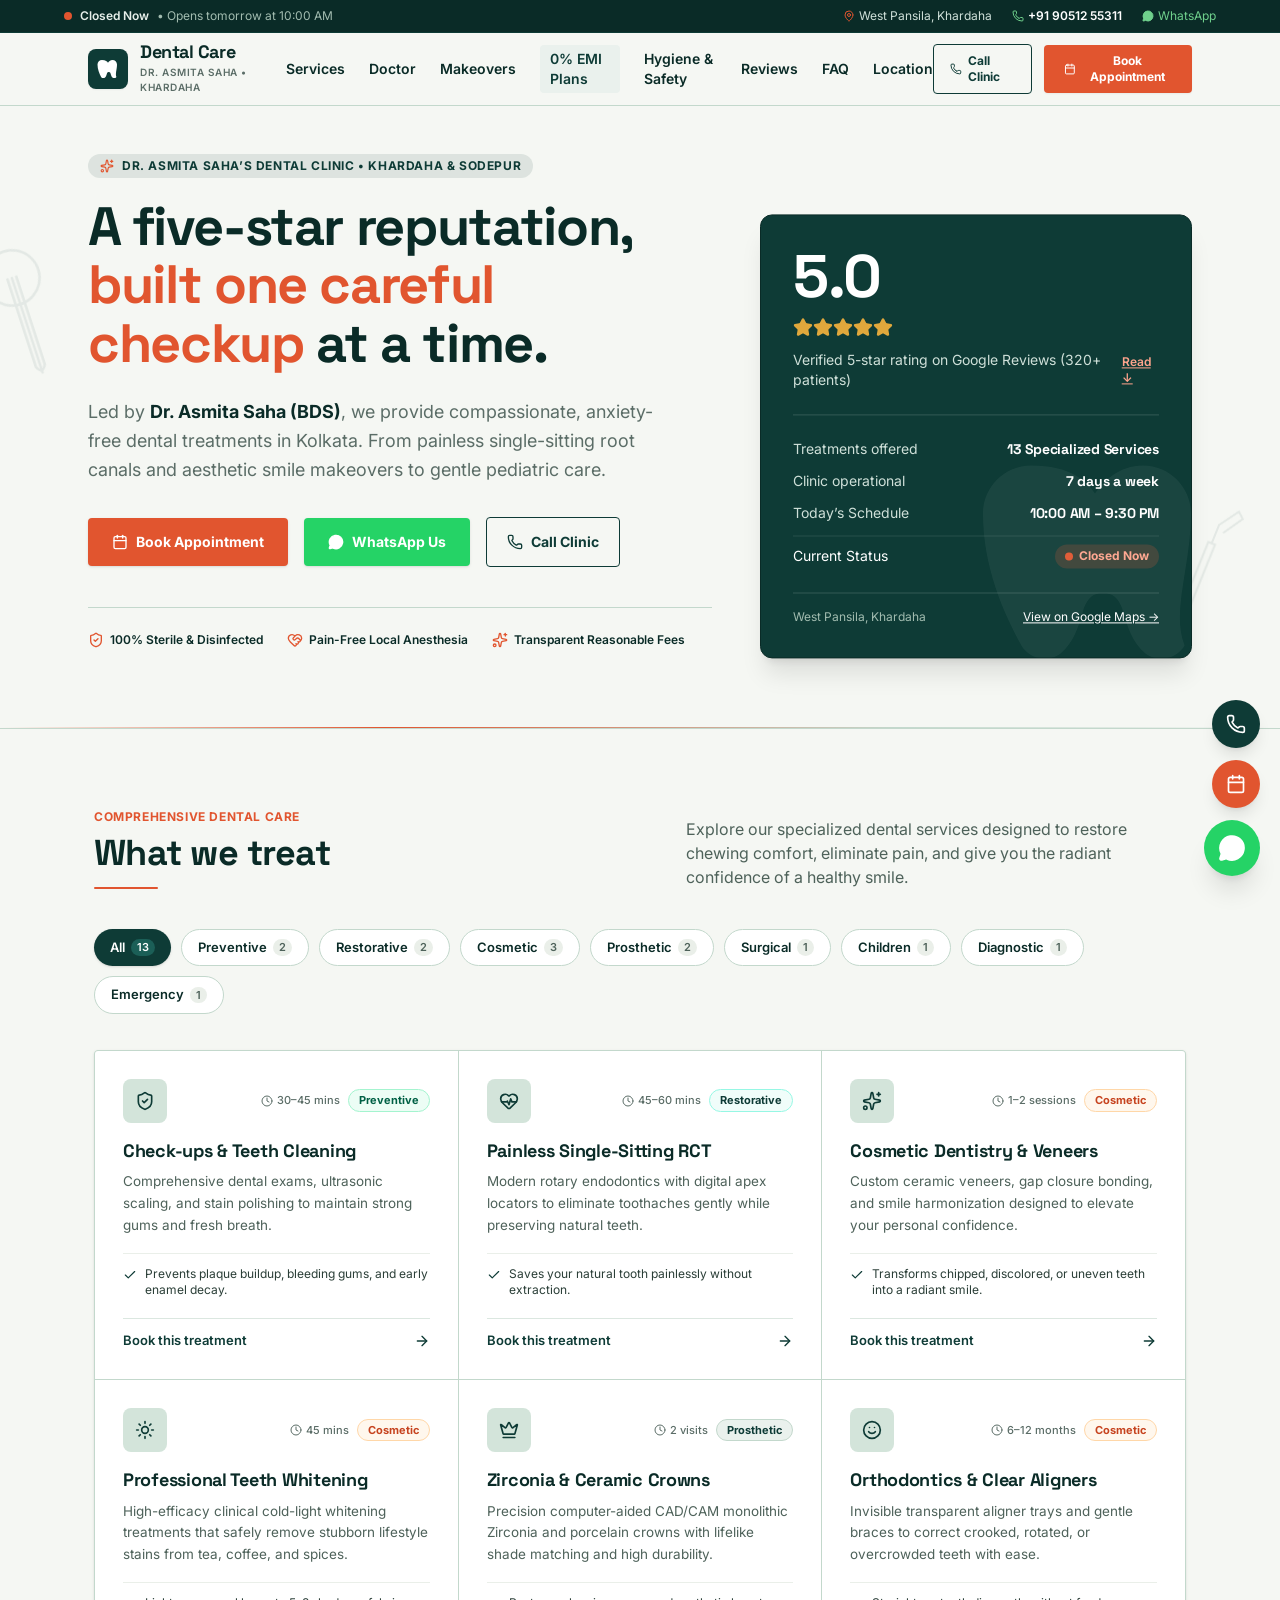
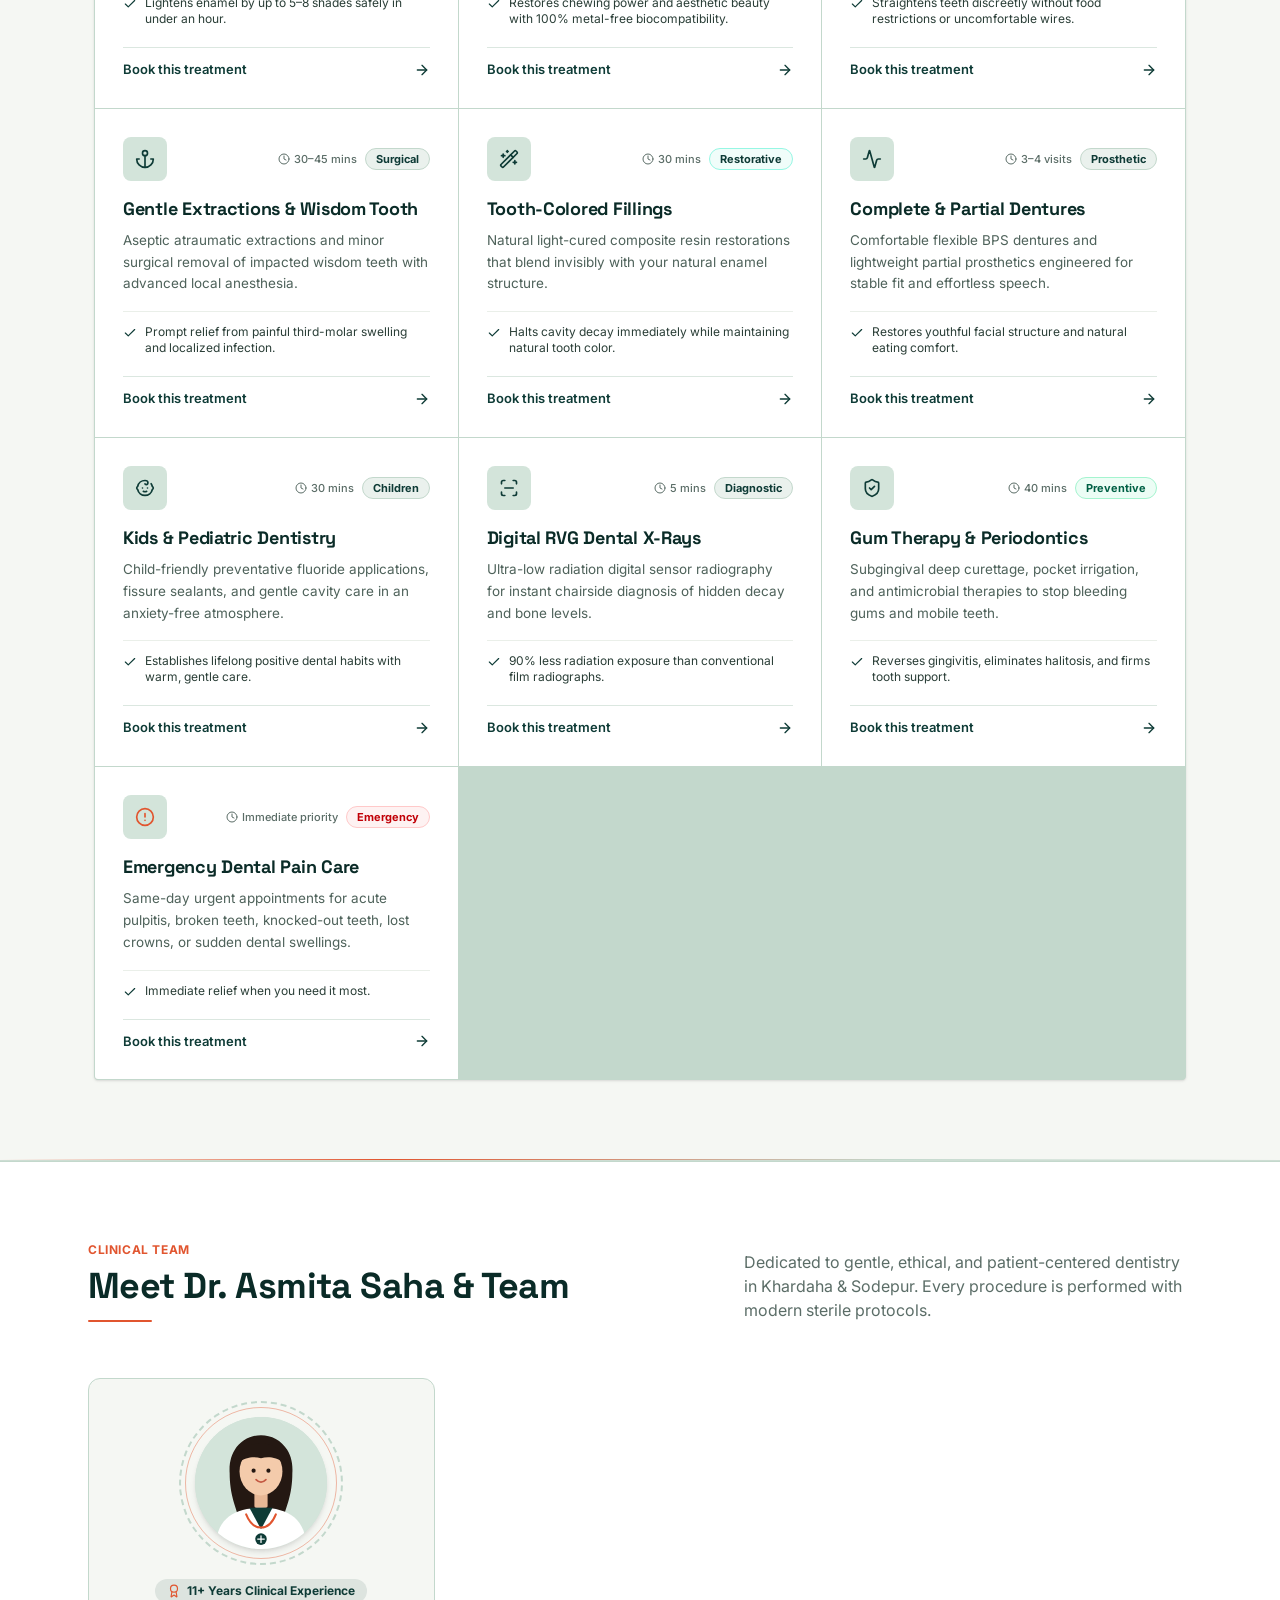
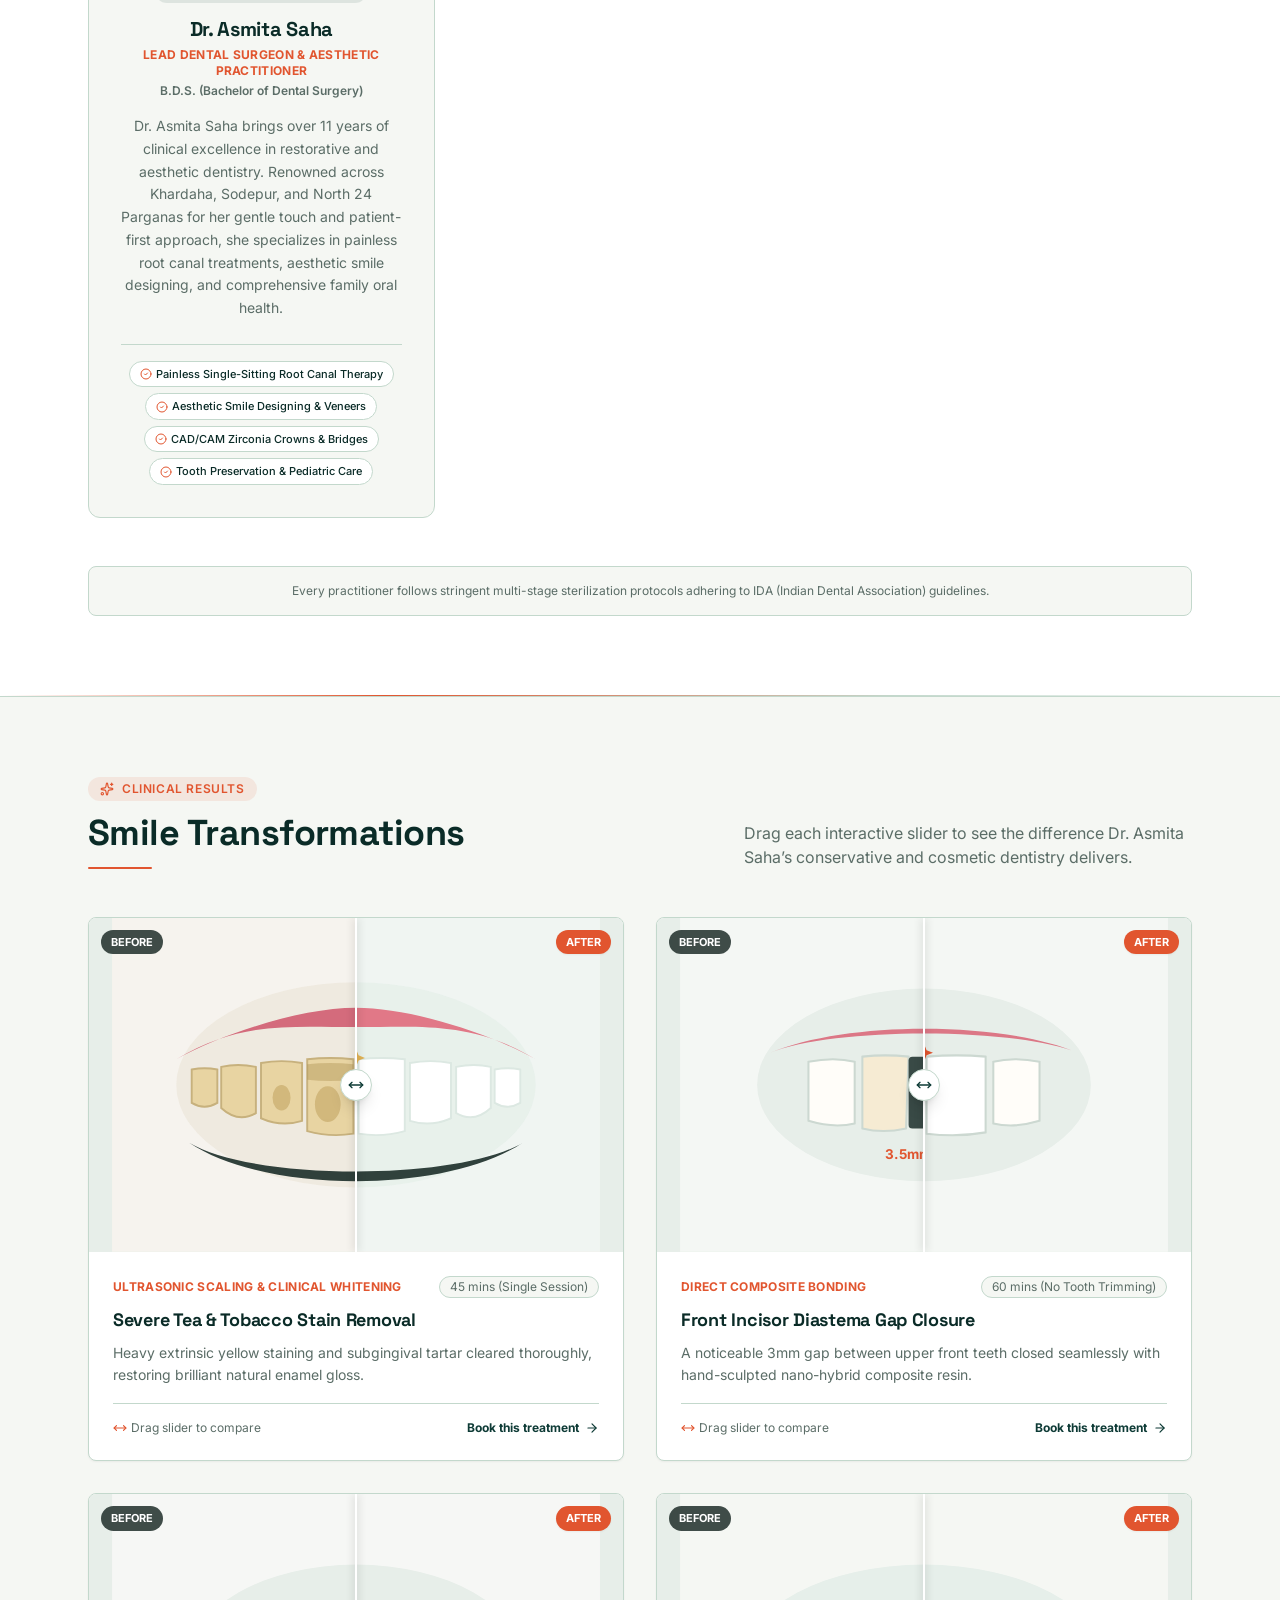
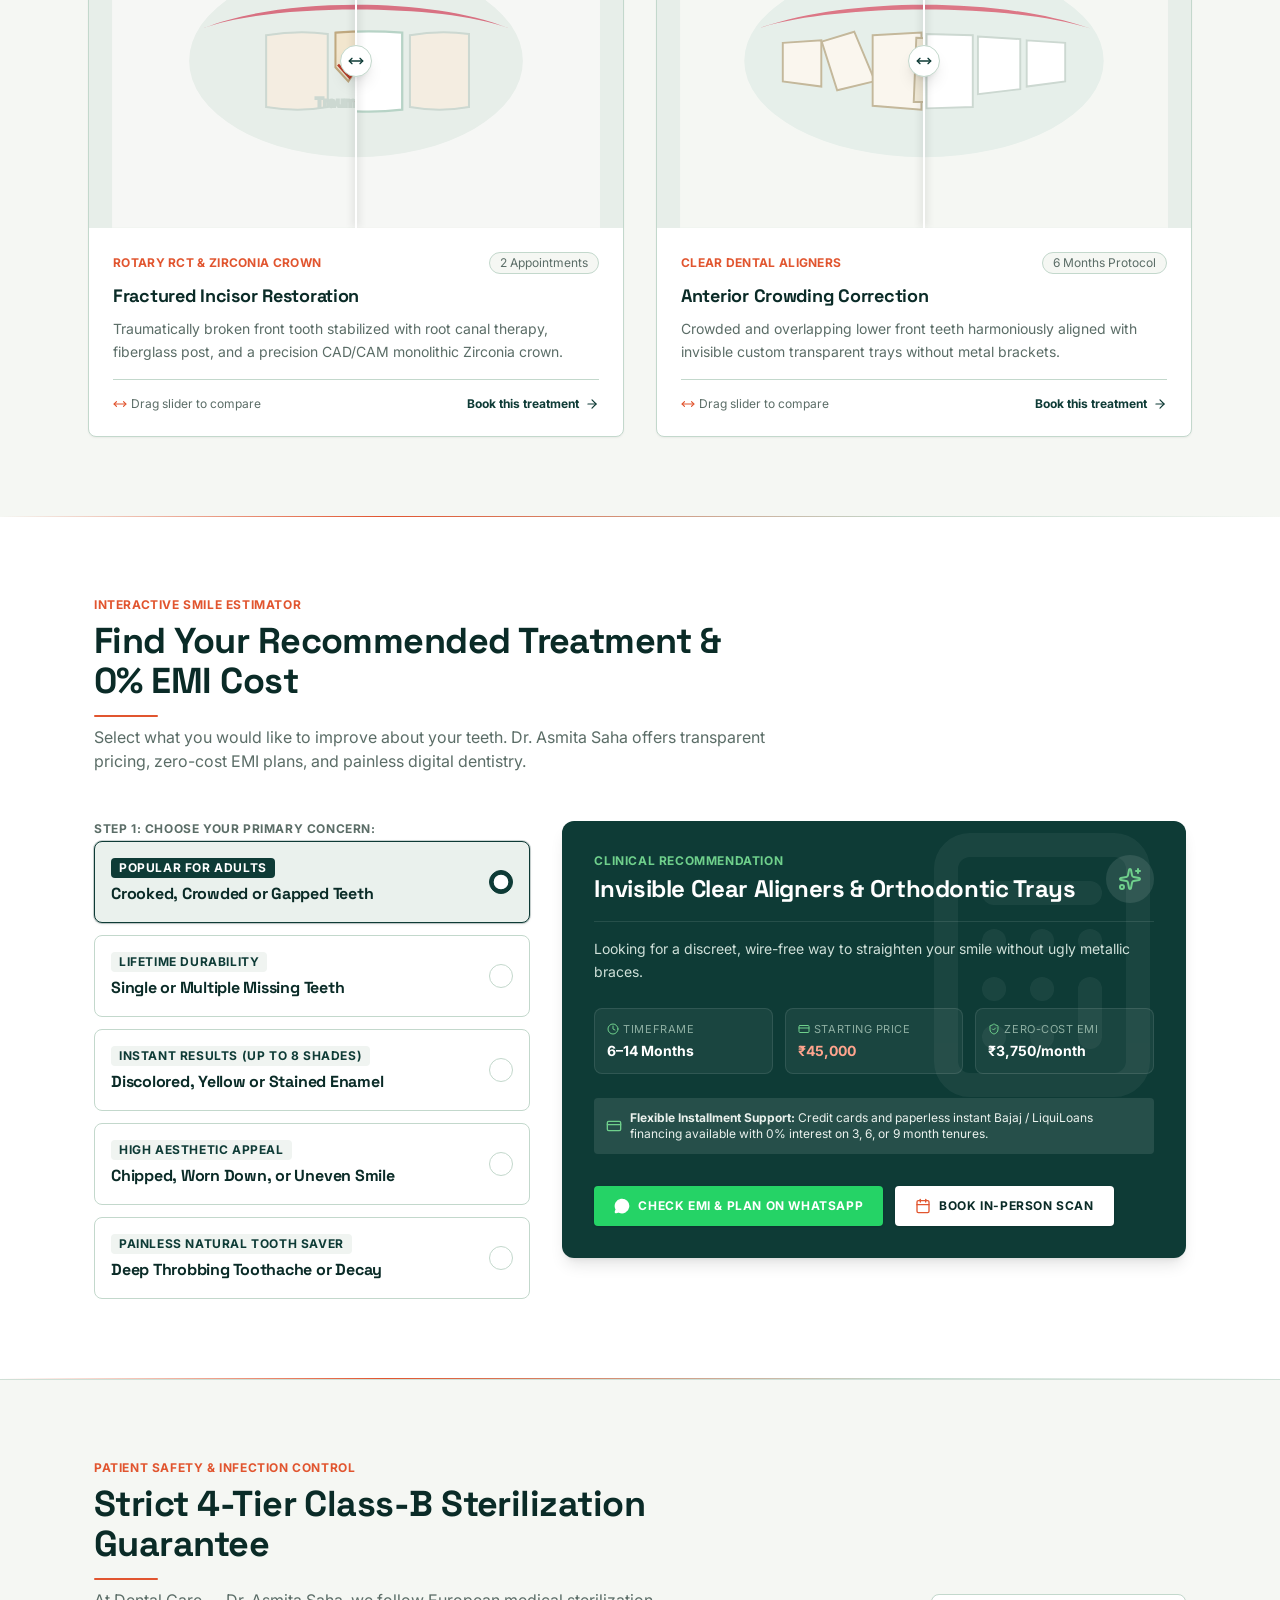
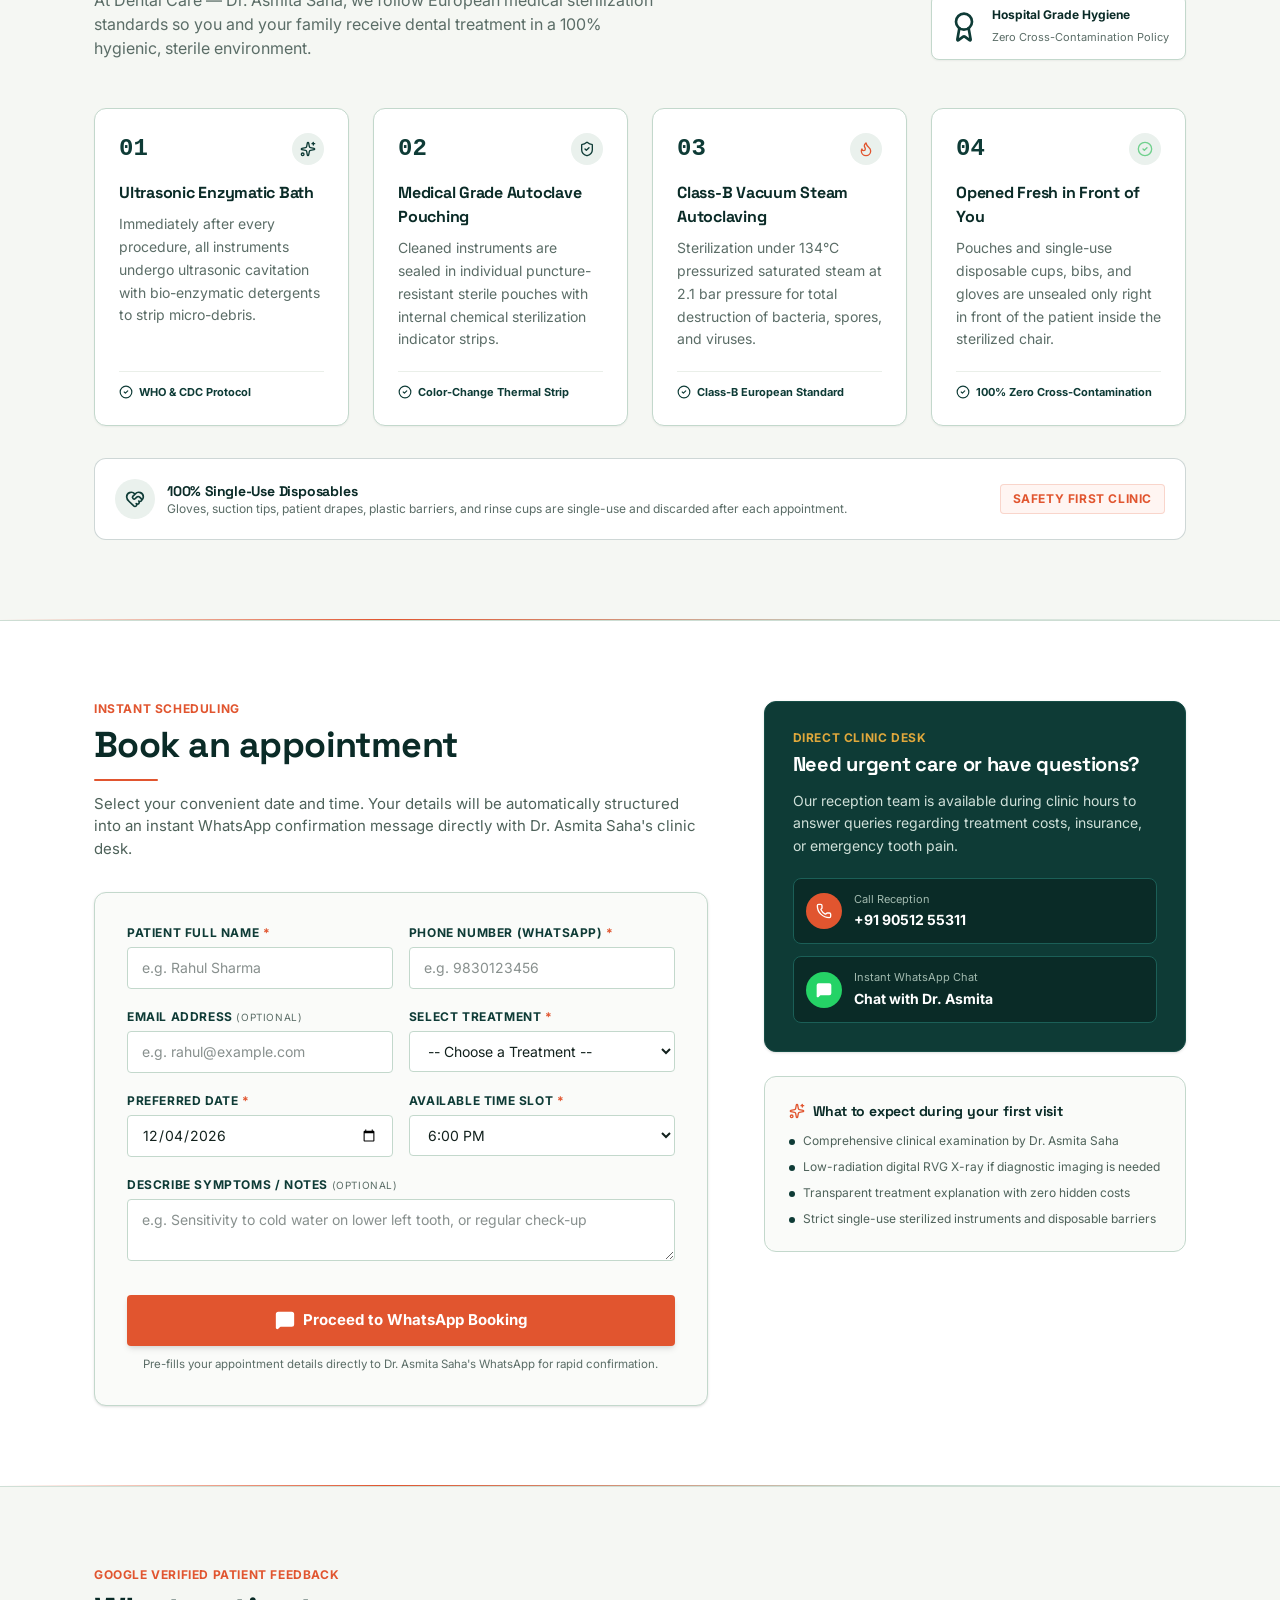
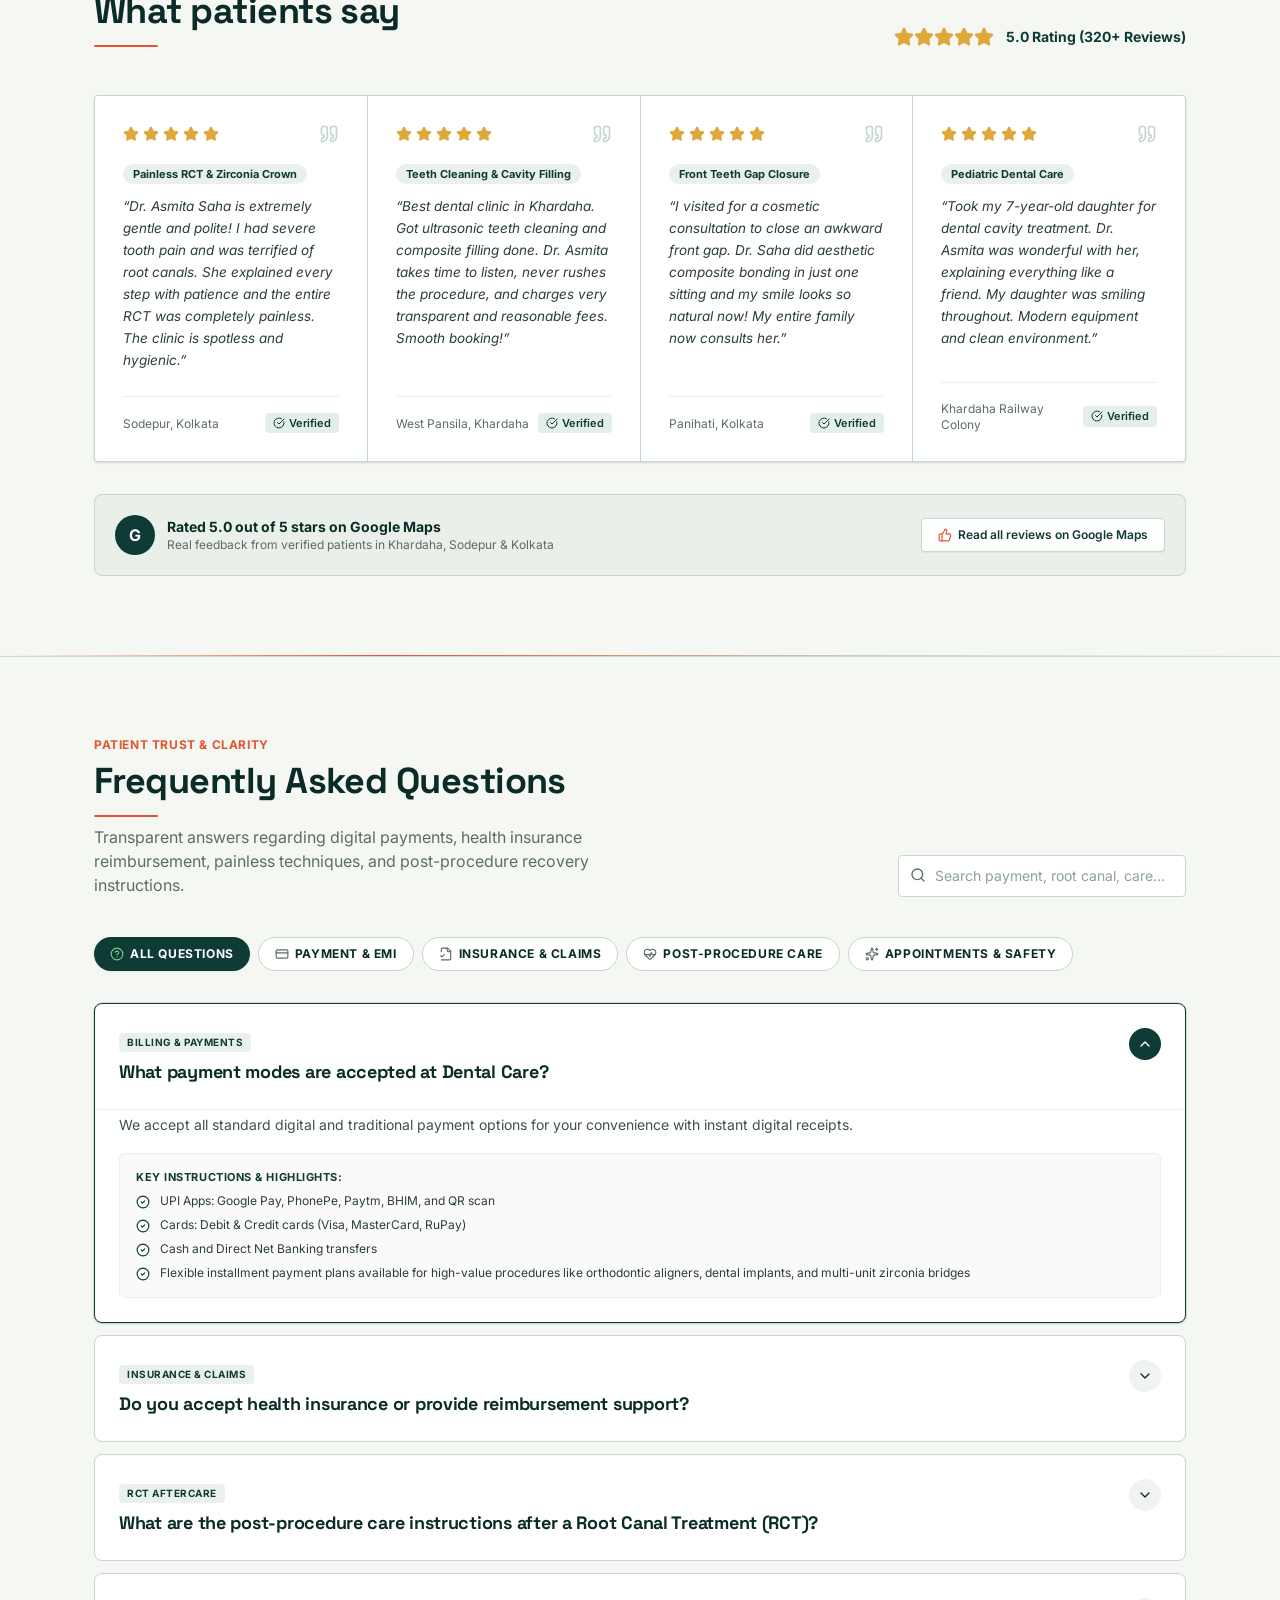
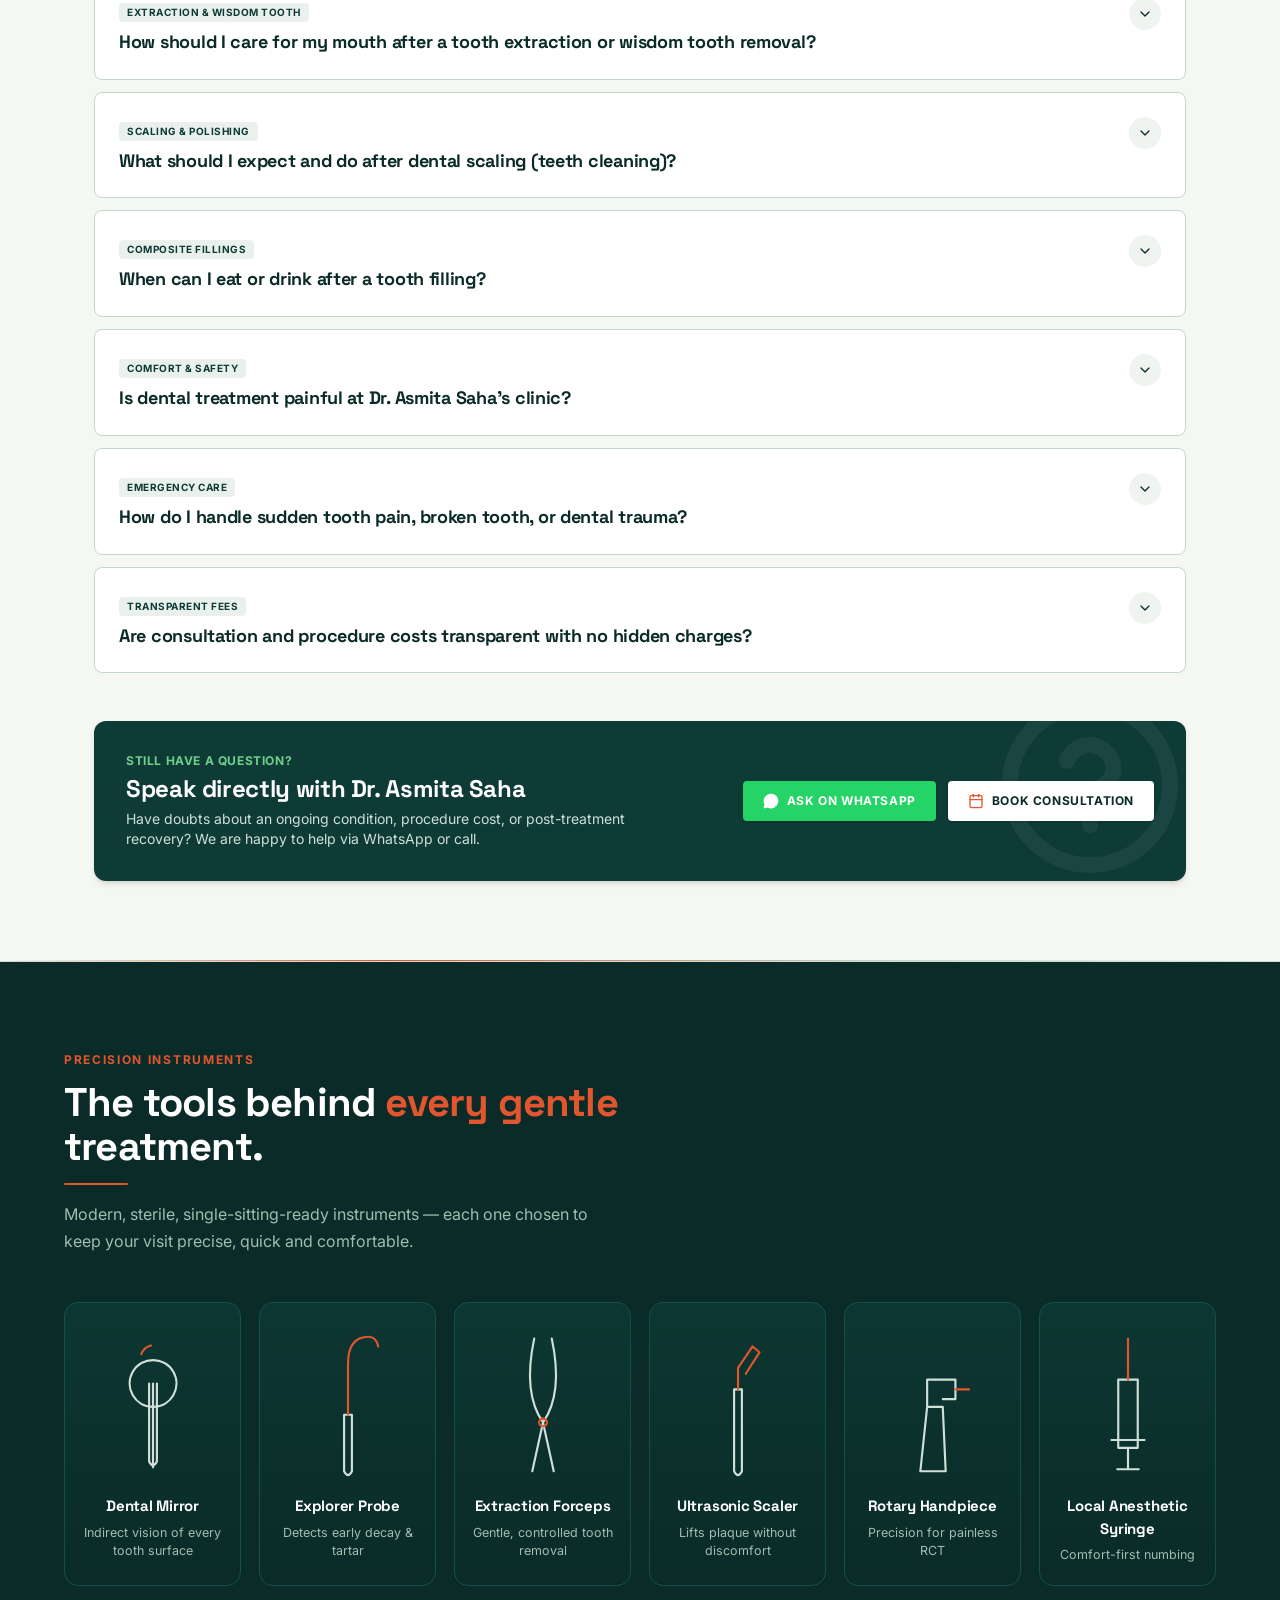
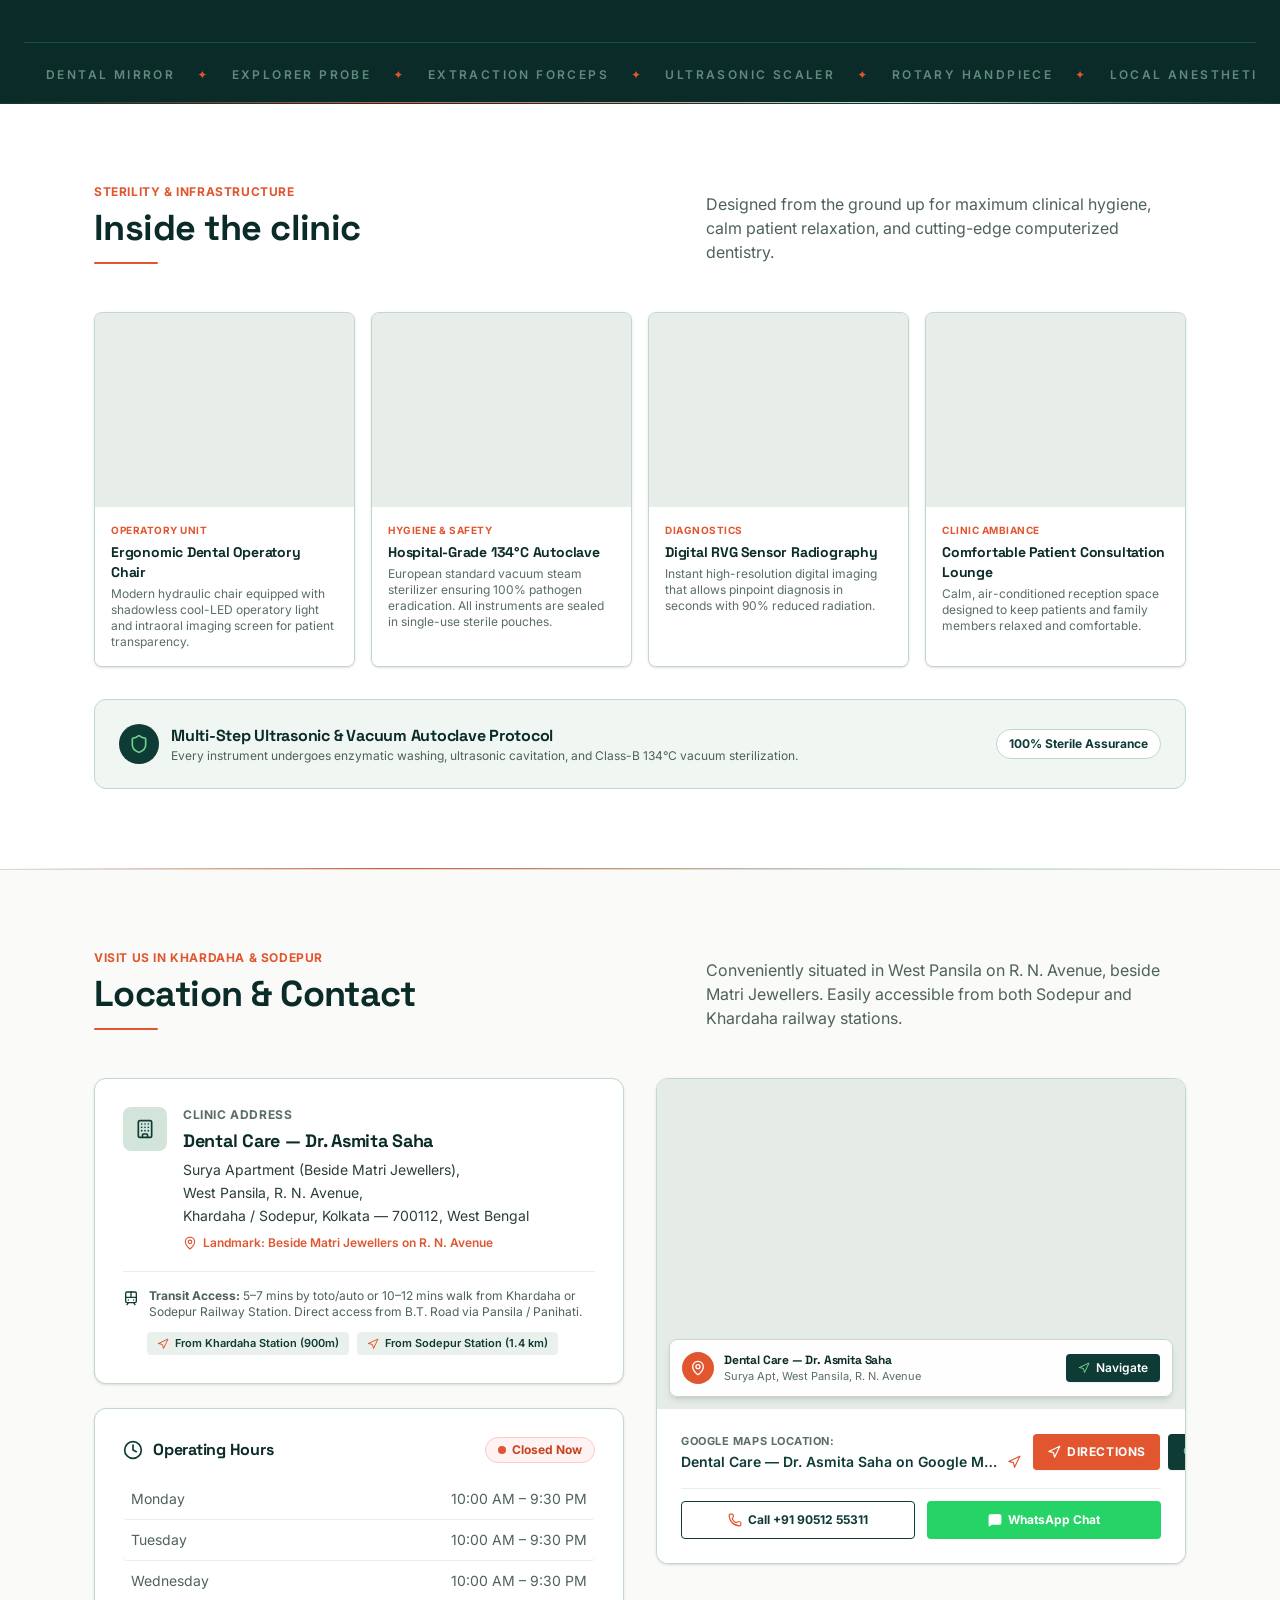
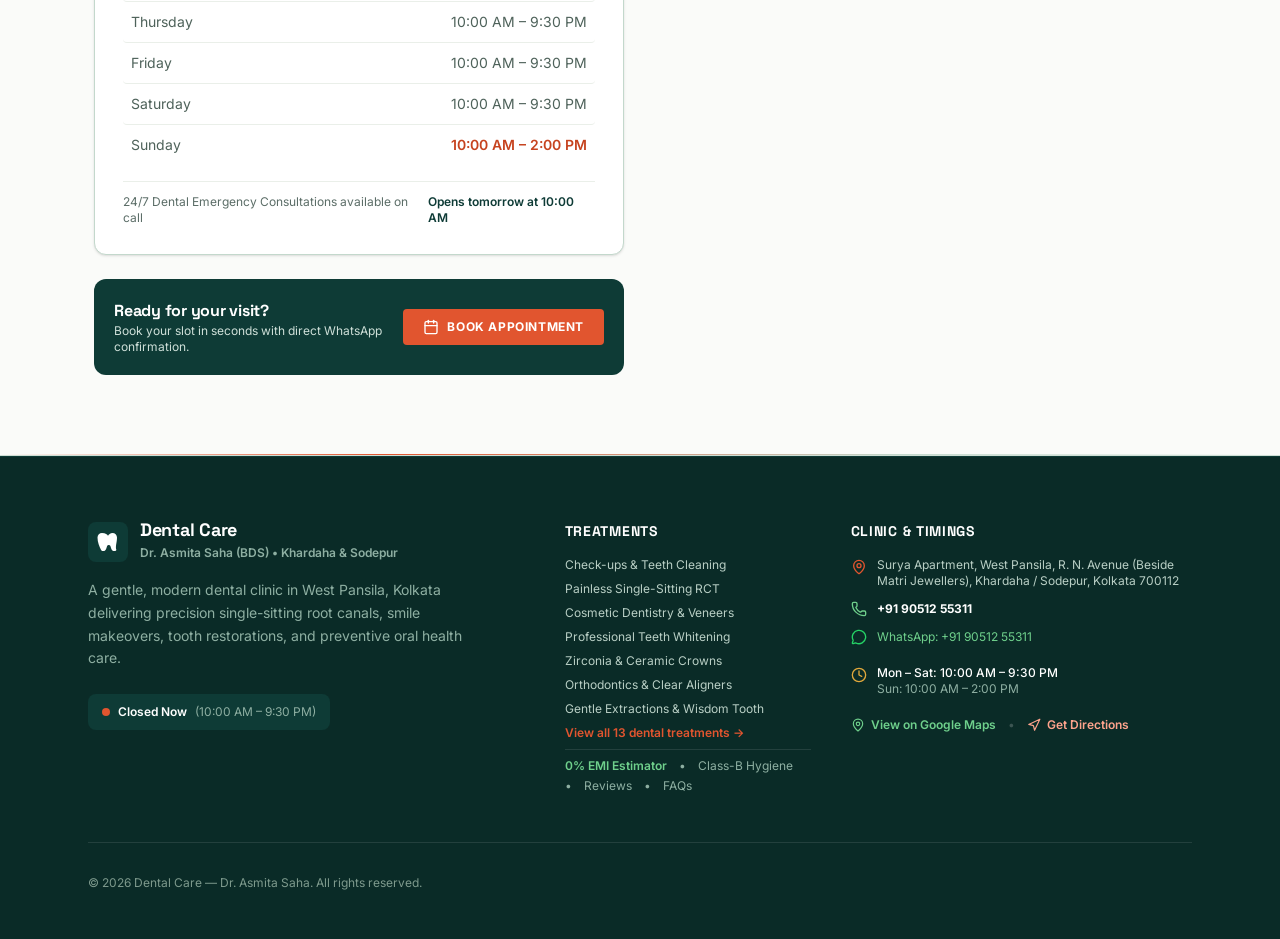
<file: index.html>
<!doctype html>
<html lang="en">
  <head>
    <meta charset="UTF-8" />
    <meta name="viewport" content="width=device-width, initial-scale=1.0" />
    <title>Dental Care — Dr. Asmita Saha | Khardaha &amp; Sodepur, Kolkata</title>
    <meta name="description" content="5.0-star dental clinic in Khardaha and Sodepur, Kolkata led by Dr. Asmita Saha. Painless root canals, cosmetic smile transformations, scaling, pediatric care, and direct WhatsApp booking." />
    <meta property="og:title" content="Dental Care — Dr. Asmita Saha | Khardaha &amp; Sodepur, Kolkata" />
    <meta property="og:description" content="5.0-star dental clinic in Khardaha &amp; Sodepur, Kolkata led by Dr. Asmita Saha. Painless treatments, cosmetic smile makeovers, and instant WhatsApp booking." />
    <meta property="og:type" content="website" />
    <meta name="twitter:card" content="summary_large_image" />
    <link rel="preconnect" href="https://fonts.googleapis.com">
    <link rel="preconnect" href="https://fonts.gstatic.com" crossorigin>
    <link href="https://fonts.googleapis.com/css2?family=Inter:wght@400;500;600;700&family=Space+Grotesk:wght@500;600;700&display=swap" rel="stylesheet">
    <link rel="icon" type="image/svg+xml" href="data:image/svg+xml,<svg xmlns='http://www.w3.org/2000/svg' viewBox='0 0 32 32'><path fill='%230E3B36' d='M8 4c-3.3 0-6 2.7-6 6 0 6.6 2.5 12.3 4.8 16.5 1 1.7 3.4 2.2 4.9 1 1.6-1.3 2.3-3.4 2.8-5.3.3-1.1 1-2.2 2.1-2.2h.8c1.1 0 1.8 1.1 2.1 2.2.5 1.9 1.2 4 2.8 5.3 1.5 1.2 3.9.7 4.9-1C25.5 22.3 28 16.6 28 10c0-3.3-2.7-6-6-6-3 0-5 2-6 3.5C15 6 13 4 8 4z'/></svg>" />
    <script type="module" crossorigin src="./index-BjnNMm4e.js?v=2"></script>
    <link rel="stylesheet" crossorigin href="./index-Df8RWMTD.css?v=2">
  </head>
  <body class="bg-[#F5F7F3] text-[#12211D] antialiased selection:bg-[#E1552F] selection:text-white">
    <div id="root"></div>
  </body>
</html>
</file>
<file: index-Df8RWMTD.css>
/*! tailwindcss v4.3.3 | MIT License | https://tailwindcss.com */
@layer properties{@supports (((-webkit-hyphens:none)) and (not (margin-trim:inline))) or ((-moz-orient:inline) and (not (color:rgb(from red r g b)))){*,:before,:after,::backdrop{--tw-translate-x:0;--tw-translate-y:0;--tw-translate-z:0;--tw-rotate-x:initial;--tw-rotate-y:initial;--tw-rotate-z:initial;--tw-skew-x:initial;--tw-skew-y:initial;--tw-space-y-reverse:0;--tw-divide-y-reverse:0;--tw-border-style:solid;--tw-leading:initial;--tw-font-weight:initial;--tw-tracking:initial;--tw-shadow:0 0 #0000;--tw-shadow-color:initial;--tw-shadow-alpha:100%;--tw-inset-shadow:0 0 #0000;--tw-inset-shadow-color:initial;--tw-inset-shadow-alpha:100%;--tw-ring-color:initial;--tw-ring-shadow:0 0 #0000;--tw-inset-ring-color:initial;--tw-inset-ring-shadow:0 0 #0000;--tw-ring-inset:initial;--tw-ring-offset-width:0px;--tw-ring-offset-color:#fff;--tw-ring-offset-shadow:0 0 #0000;--tw-blur:initial;--tw-brightness:initial;--tw-contrast:initial;--tw-grayscale:initial;--tw-hue-rotate:initial;--tw-invert:initial;--tw-opacity:initial;--tw-saturate:initial;--tw-sepia:initial;--tw-drop-shadow:initial;--tw-drop-shadow-color:initial;--tw-drop-shadow-alpha:100%;--tw-drop-shadow-size:initial;--tw-backdrop-blur:initial;--tw-backdrop-brightness:initial;--tw-backdrop-contrast:initial;--tw-backdrop-grayscale:initial;--tw-backdrop-hue-rotate:initial;--tw-backdrop-invert:initial;--tw-backdrop-opacity:initial;--tw-backdrop-saturate:initial;--tw-backdrop-sepia:initial;--tw-duration:initial;--tw-ease:initial;--tw-scale-x:1;--tw-scale-y:1;--tw-scale-z:1}}}@layer theme{:root,:host{--font-sans:-apple-system, BlinkMacSystemFont, "Segoe UI", Roboto, "Helvetica Neue", "Noto Sans", Arial, sans-serif, "Apple Color Emoji", "Segoe UI Emoji", "Segoe UI Symbol", "Noto Color Emoji";--font-mono:ui-monospace, SFMono-Regular, Menlo, Monaco, Consolas, "Liberation Mono", "Courier New", monospace;--color-red-50:oklch(97.1% .013 17.38);--color-red-200:oklch(88.5% .062 18.334);--color-red-700:oklch(50.5% .213 27.518);--color-orange-50:oklch(98% .016 73.684);--color-orange-200:oklch(90.1% .076 70.697);--color-emerald-50:oklch(97.9% .021 166.113);--color-emerald-200:oklch(90.5% .093 164.15);--color-emerald-800:oklch(43.2% .095 166.913);--color-teal-50:oklch(98.4% .014 180.72);--color-teal-200:oklch(91% .096 180.426);--color-black:#000;--color-white:#fff;--spacing:.25rem;--container-xs:20rem;--container-sm:24rem;--container-md:28rem;--container-lg:32rem;--container-xl:36rem;--container-2xl:42rem;--container-6xl:72rem;--text-xs:.75rem;--text-xs--line-height:calc(1 / .75);--text-sm:.875rem;--text-sm--line-height:calc(1.25 / .875);--text-base:1rem;--text-base--line-height:calc(1.5 / 1);--text-lg:1.125rem;--text-lg--line-height:calc(1.75 / 1.125);--text-xl:1.25rem;--text-xl--line-height:calc(1.75 / 1.25);--text-2xl:1.5rem;--text-2xl--line-height:calc(2 / 1.5);--text-3xl:1.875rem;--text-3xl--line-height:calc(2.25 / 1.875);--text-4xl:2.25rem;--text-4xl--line-height:calc(2.5 / 2.25);--text-5xl:3rem;--text-5xl--line-height:1;--text-6xl:3.75rem;--text-6xl--line-height:1;--font-weight-normal:400;--font-weight-medium:500;--font-weight-semibold:600;--font-weight-bold:700;--font-weight-extrabold:800;--tracking-tight:-.025em;--tracking-wide:.025em;--tracking-wider:.05em;--tracking-widest:.1em;--leading-snug:1.375;--leading-relaxed:1.625;--radius-sm:.25rem;--radius-md:.375rem;--radius-lg:.5rem;--radius-xl:.75rem;--ease-in-out:cubic-bezier(.4, 0, .2, 1);--animate-pulse:pulse 2s cubic-bezier(.4, 0, .6, 1) infinite;--blur-xs:4px;--blur-sm:8px;--blur-md:12px;--default-transition-duration:.15s;--default-transition-timing-function:cubic-bezier(.4, 0, .2, 1);--default-font-family:var(--font-sans);--default-mono-font-family:var(--font-mono)}}@layer base{*,:after,:before,::backdrop{box-sizing:border-box;border:0 solid;margin:0;padding:0}::file-selector-button{box-sizing:border-box;border:0 solid;margin:0;padding:0}html,:host{-webkit-text-size-adjust:100%;tab-size:4;line-height:1.5;font-family:var(--default-font-family,-apple-system, BlinkMacSystemFont, "Segoe UI", Roboto, "Helvetica Neue", "Noto Sans", Arial, sans-serif, "Apple Color Emoji", "Segoe UI Emoji", "Segoe UI Symbol", "Noto Color Emoji");font-feature-settings:var(--default-font-feature-settings,normal);font-variation-settings:var(--default-font-variation-settings,normal);-webkit-tap-highlight-color:transparent}hr{height:0;color:inherit;border-top-width:1px}abbr:where([title]){-webkit-text-decoration:underline dotted;text-decoration:underline dotted}h1,h2,h3,h4,h5,h6{font-size:inherit;font-weight:inherit}a{color:inherit;-webkit-text-decoration:inherit;-webkit-text-decoration:inherit;-webkit-text-decoration:inherit;-webkit-text-decoration:inherit;text-decoration:inherit}b,strong{font-weight:bolder}code,kbd,samp,pre{font-family:var(--default-mono-font-family,ui-monospace, SFMono-Regular, Menlo, Monaco, Consolas, "Liberation Mono", "Courier New", monospace);font-feature-settings:var(--default-mono-font-feature-settings,normal);font-variation-settings:var(--default-mono-font-variation-settings,normal);font-size:1em}small{font-size:80%}sub,sup{vertical-align:baseline;font-size:75%;line-height:0;position:relative}sub{bottom:-.25em}sup{top:-.5em}table{text-indent:0;border-color:inherit;border-collapse:collapse}:-moz-focusring:where(:not(iframe)){outline:auto}progress{vertical-align:baseline}summary{display:list-item}ol,ul,menu{list-style:none}img,svg,video,canvas,audio,iframe,embed,object{vertical-align:middle;display:block}img,video{max-width:100%;height:auto}button,input,select,optgroup,textarea{font:inherit;font-feature-settings:inherit;font-variation-settings:inherit;letter-spacing:inherit;color:inherit;opacity:1;background-color:#0000;border-radius:0}::file-selector-button{font:inherit;font-feature-settings:inherit;font-variation-settings:inherit;letter-spacing:inherit;color:inherit;opacity:1;background-color:#0000;border-radius:0}:where(select:is([multiple],[size])) optgroup{font-weight:bolder}:where(select:is([multiple],[size])) optgroup option{padding-inline-start:20px}::file-selector-button{margin-inline-end:4px}::placeholder{opacity:1}@supports (not ((-webkit-appearance:-apple-pay-button))) or (contain-intrinsic-size:1px){::placeholder{color:currentColor}@supports (color:color-mix(in lab, red, red)){::placeholder{color:color-mix(in oklab, currentcolor 50%, transparent)}}}textarea{resize:vertical}::-webkit-search-decoration{-webkit-appearance:none}::-webkit-date-and-time-value{min-height:1lh;text-align:inherit}::-webkit-datetime-edit{display:inline-flex}::-webkit-datetime-edit-fields-wrapper{padding:0}::-webkit-datetime-edit{padding-block:0}::-webkit-datetime-edit-year-field{padding-block:0}::-webkit-datetime-edit-month-field{padding-block:0}::-webkit-datetime-edit-day-field{padding-block:0}::-webkit-datetime-edit-hour-field{padding-block:0}::-webkit-datetime-edit-minute-field{padding-block:0}::-webkit-datetime-edit-second-field{padding-block:0}::-webkit-datetime-edit-millisecond-field{padding-block:0}::-webkit-datetime-edit-meridiem-field{padding-block:0}::-webkit-calendar-picker-indicator{line-height:1}:-moz-ui-invalid{box-shadow:none}button,input:where([type=button],[type=reset],[type=submit]){appearance:button}::file-selector-button{appearance:button}::-webkit-inner-spin-button{height:auto}::-webkit-outer-spin-button{height:auto}[hidden]:where(:not([hidden=until-found])){display:none!important}body{color:#12211d;background-color:#f5f7f3;font-family:Inter,system-ui,-apple-system,sans-serif}h1,h2,h3,h4,h5,h6,.font-display{letter-spacing:-.015em;font-family:Space Grotesk,system-ui,sans-serif}}@layer components;@layer utilities{.pointer-events-none{pointer-events:none}.invisible{visibility:hidden}.visible{visibility:visible}.sr-only{clip-path:inset(50%);white-space:nowrap;border-width:0;width:1px;height:1px;margin:-1px;padding:0;position:absolute;overflow:hidden}.absolute{position:absolute}.fixed{position:fixed}.relative{position:relative}.sticky{position:sticky}.-inset-1{inset:calc(var(--spacing) * -1)}.-inset-2{inset:calc(var(--spacing) * -2)}.-inset-2\.5{inset:calc(var(--spacing) * -2.5)}.inset-0{inset:0}.inset-1{inset:var(--spacing)}.inset-1\.5{inset:calc(var(--spacing) * 1.5)}.-top-1{top:calc(var(--spacing) * -1)}.top-0{top:0}.top-1{top:var(--spacing)}.top-1\/2{top:50%}.top-3{top:calc(var(--spacing) * 3)}.top-4{top:calc(var(--spacing) * 4)}.-right-1{right:calc(var(--spacing) * -1)}.-right-8{right:calc(var(--spacing) * -8)}.right-0{right:0}.right-3{right:calc(var(--spacing) * 3)}.right-4{right:calc(var(--spacing) * 4)}.right-5{right:calc(var(--spacing) * 5)}.-bottom-8{bottom:calc(var(--spacing) * -8)}.bottom-0{bottom:0}.bottom-3{bottom:calc(var(--spacing) * 3)}.bottom-6{bottom:calc(var(--spacing) * 6)}.left-3{left:calc(var(--spacing) * 3)}.z-10{z-index:10}.z-20{z-index:20}.z-30{z-index:30}.z-40{z-index:40}.z-50{z-index:50}.col-span-2{grid-column:span 2/span 2}.m-0{margin:0}.mx-auto{margin-inline:auto}.my-2{margin-block:calc(var(--spacing) * 2)}.my-2\.5{margin-block:calc(var(--spacing) * 2.5)}.my-6{margin-block:calc(var(--spacing) * 6)}.mt-0{margin-top:0}.mt-0\.5{margin-top:calc(var(--spacing) * .5)}.mt-1{margin-top:var(--spacing)}.mt-1\.5{margin-top:calc(var(--spacing) * 1.5)}.mt-2{margin-top:calc(var(--spacing) * 2)}.mt-2\.5{margin-top:calc(var(--spacing) * 2.5)}.mt-4{margin-top:calc(var(--spacing) * 4)}.mt-5{margin-top:calc(var(--spacing) * 5)}.mt-6{margin-top:calc(var(--spacing) * 6)}.mt-8{margin-top:calc(var(--spacing) * 8)}.mt-10{margin-top:calc(var(--spacing) * 10)}.mt-12{margin-top:calc(var(--spacing) * 12)}.mt-auto{margin-top:auto}.mb-1{margin-bottom:var(--spacing)}.mb-1\.5{margin-bottom:calc(var(--spacing) * 1.5)}.mb-2{margin-bottom:calc(var(--spacing) * 2)}.mb-3{margin-bottom:calc(var(--spacing) * 3)}.mb-4{margin-bottom:calc(var(--spacing) * 4)}.mb-5{margin-bottom:calc(var(--spacing) * 5)}.mb-6{margin-bottom:calc(var(--spacing) * 6)}.mb-8{margin-bottom:calc(var(--spacing) * 8)}.mb-9{margin-bottom:calc(var(--spacing) * 9)}.mb-10{margin-bottom:calc(var(--spacing) * 10)}.mb-12{margin-bottom:calc(var(--spacing) * 12)}.mb-14{margin-bottom:calc(var(--spacing) * 14)}.ml-0{margin-left:0}.ml-0\.5{margin-left:calc(var(--spacing) * .5)}.block{display:block}.flex{display:flex}.grid{display:grid}.hidden{display:none}.inline{display:inline}.inline-block{display:inline-block}.inline-flex{display:inline-flex}.table{display:table}.aspect-16\/10{aspect-ratio:16/10}.aspect-\[4\/3\]{aspect-ratio:4/3}.aspect-\[16\/10\]{aspect-ratio:16/10}.h-1{height:var(--spacing)}.h-1\.5{height:calc(var(--spacing) * 1.5)}.h-2{height:calc(var(--spacing) * 2)}.h-3{height:calc(var(--spacing) * 3)}.h-3\.5{height:calc(var(--spacing) * 3.5)}.h-4{height:calc(var(--spacing) * 4)}.h-5{height:calc(var(--spacing) * 5)}.h-6{height:calc(var(--spacing) * 6)}.h-7{height:calc(var(--spacing) * 7)}.h-8{height:calc(var(--spacing) * 8)}.h-9{height:calc(var(--spacing) * 9)}.h-10{height:calc(var(--spacing) * 10)}.h-11{height:calc(var(--spacing) * 11)}.h-12{height:calc(var(--spacing) * 12)}.h-14{height:calc(var(--spacing) * 14)}.h-18{height:calc(var(--spacing) * 18)}.h-36{height:calc(var(--spacing) * 36)}.h-48{height:calc(var(--spacing) * 48)}.h-64{height:calc(var(--spacing) * 64)}.h-72{height:calc(var(--spacing) * 72)}.h-full{height:100%}.h-px{height:1px}.min-h-screen{min-height:100vh}.w-1{width:var(--spacing)}.w-1\.5{width:calc(var(--spacing) * 1.5)}.w-2{width:calc(var(--spacing) * 2)}.w-3{width:calc(var(--spacing) * 3)}.w-3\.5{width:calc(var(--spacing) * 3.5)}.w-4{width:calc(var(--spacing) * 4)}.w-5{width:calc(var(--spacing) * 5)}.w-6{width:calc(var(--spacing) * 6)}.w-7{width:calc(var(--spacing) * 7)}.w-8{width:calc(var(--spacing) * 8)}.w-9{width:calc(var(--spacing) * 9)}.w-10{width:calc(var(--spacing) * 10)}.w-11{width:calc(var(--spacing) * 11)}.w-12{width:calc(var(--spacing) * 12)}.w-14{width:calc(var(--spacing) * 14)}.w-36{width:calc(var(--spacing) * 36)}.w-48{width:calc(var(--spacing) * 48)}.w-64{width:calc(var(--spacing) * 64)}.w-72{width:calc(var(--spacing) * 72)}.w-\[2px\]{width:2px}.w-full{width:100%}.max-w-2xl{max-width:var(--container-2xl)}.max-w-6xl{max-width:var(--container-6xl)}.max-w-\[260px\]{max-width:260px}.max-w-\[480px\]{max-width:480px}.max-w-\[500px\]{max-width:500px}.max-w-\[1140px\]{max-width:1140px}.max-w-lg{max-width:var(--container-lg)}.max-w-md{max-width:var(--container-md)}.max-w-sm{max-width:var(--container-sm)}.max-w-xl{max-width:var(--container-xl)}.flex-1{flex:1}.flex-shrink-0,.shrink-0{flex-shrink:0}.-translate-x-1{--tw-translate-x:calc(var(--spacing) * -1);translate:var(--tw-translate-x) var(--tw-translate-y)}.-translate-x-1\/2{--tw-translate-x:calc(calc(1 / 2 * 100%) * -1);translate:var(--tw-translate-x) var(--tw-translate-y)}.-translate-y-1{--tw-translate-y:calc(var(--spacing) * -1);translate:var(--tw-translate-x) var(--tw-translate-y)}.-translate-y-1\/2{--tw-translate-y:calc(calc(1 / 2 * 100%) * -1);translate:var(--tw-translate-x) var(--tw-translate-y)}.rotate-180{rotate:180deg}.transform{transform:var(--tw-rotate-x,) var(--tw-rotate-y,) var(--tw-rotate-z,) var(--tw-skew-x,) var(--tw-skew-y,)}.animate-pulse{animation:var(--animate-pulse)}.cursor-ew-resize{cursor:ew-resize}.cursor-pointer{cursor:pointer}.touch-none{touch-action:none}.resize{resize:both}.scroll-mt-20{scroll-margin-top:calc(var(--spacing) * 20)}.list-inside{list-style-position:inside}.list-decimal{list-style-type:decimal}.grid-cols-1{grid-template-columns:repeat(1,minmax(0,1fr))}.grid-cols-2{grid-template-columns:repeat(2,minmax(0,1fr))}.flex-col{flex-direction:column}.flex-wrap{flex-wrap:wrap}.items-center{align-items:center}.items-end{align-items:flex-end}.items-start{align-items:flex-start}.items-stretch{align-items:stretch}.justify-between{justify-content:space-between}.justify-center{justify-content:center}.gap-1{gap:var(--spacing)}.gap-1\.5{gap:calc(var(--spacing) * 1.5)}.gap-2{gap:calc(var(--spacing) * 2)}.gap-2\.5{gap:calc(var(--spacing) * 2.5)}.gap-3{gap:calc(var(--spacing) * 3)}.gap-4{gap:calc(var(--spacing) * 4)}.gap-5{gap:calc(var(--spacing) * 5)}.gap-6{gap:calc(var(--spacing) * 6)}.gap-7{gap:calc(var(--spacing) * 7)}.gap-8{gap:calc(var(--spacing) * 8)}.gap-10{gap:calc(var(--spacing) * 10)}.gap-12{gap:calc(var(--spacing) * 12)}.gap-px{gap:1px}:where(.space-y-1>:not(:last-child)){--tw-space-y-reverse:0;margin-block-start:calc(var(--spacing) * var(--tw-space-y-reverse));margin-block-end:calc(var(--spacing) * calc(1 - var(--tw-space-y-reverse)))}:where(.space-y-1\.5>:not(:last-child)){--tw-space-y-reverse:0;margin-block-start:calc(calc(var(--spacing) * 1.5) * var(--tw-space-y-reverse));margin-block-end:calc(calc(var(--spacing) * 1.5) * calc(1 - var(--tw-space-y-reverse)))}:where(.space-y-2>:not(:last-child)){--tw-space-y-reverse:0;margin-block-start:calc(calc(var(--spacing) * 2) * var(--tw-space-y-reverse));margin-block-end:calc(calc(var(--spacing) * 2) * calc(1 - var(--tw-space-y-reverse)))}:where(.space-y-2\.5>:not(:last-child)){--tw-space-y-reverse:0;margin-block-start:calc(calc(var(--spacing) * 2.5) * var(--tw-space-y-reverse));margin-block-end:calc(calc(var(--spacing) * 2.5) * calc(1 - var(--tw-space-y-reverse)))}:where(.space-y-3>:not(:last-child)){--tw-space-y-reverse:0;margin-block-start:calc(calc(var(--spacing) * 3) * var(--tw-space-y-reverse));margin-block-end:calc(calc(var(--spacing) * 3) * calc(1 - var(--tw-space-y-reverse)))}:where(.space-y-4>:not(:last-child)){--tw-space-y-reverse:0;margin-block-start:calc(calc(var(--spacing) * 4) * var(--tw-space-y-reverse));margin-block-end:calc(calc(var(--spacing) * 4) * calc(1 - var(--tw-space-y-reverse)))}:where(.space-y-5>:not(:last-child)){--tw-space-y-reverse:0;margin-block-start:calc(calc(var(--spacing) * 5) * var(--tw-space-y-reverse));margin-block-end:calc(calc(var(--spacing) * 5) * calc(1 - var(--tw-space-y-reverse)))}:where(.space-y-6>:not(:last-child)){--tw-space-y-reverse:0;margin-block-start:calc(calc(var(--spacing) * 6) * var(--tw-space-y-reverse));margin-block-end:calc(calc(var(--spacing) * 6) * calc(1 - var(--tw-space-y-reverse)))}.gap-x-3{column-gap:calc(var(--spacing) * 3)}.gap-y-1{row-gap:var(--spacing)}:where(.divide-y>:not(:last-child)){--tw-divide-y-reverse:0;border-bottom-style:var(--tw-border-style);border-top-style:var(--tw-border-style);border-top-width:calc(1px * var(--tw-divide-y-reverse));border-bottom-width:calc(1px * calc(1 - var(--tw-divide-y-reverse)))}:where(.divide-\[\#EAEFE9\]>:not(:last-child)){border-color:#eaefe9}.truncate{text-overflow:ellipsis;white-space:nowrap;overflow:hidden}.overflow-hidden{overflow:hidden}.rounded{border-radius:.25rem}.rounded-full{border-radius:2147483647px}.rounded-lg{border-radius:var(--radius-lg)}.rounded-md{border-radius:var(--radius-md)}.rounded-sm{border-radius:var(--radius-sm)}.rounded-xl{border-radius:var(--radius-xl)}.border{border-style:var(--tw-border-style);border-width:1px}.border-0{border-style:var(--tw-border-style);border-width:0}.border-2{border-style:var(--tw-border-style);border-width:2px}.border-t{border-top-style:var(--tw-border-style);border-top-width:1px}.border-b{border-bottom-style:var(--tw-border-style);border-bottom-width:1px}.border-dashed{--tw-border-style:dashed;border-style:dashed}.border-\[\#0A2B27\]{border-color:#0a2b27}.border-\[\#0E3B36\]{border-color:#0e3b36}.border-\[\#0E3B36\]\/20{border-color:oklab(32.0682% -.0485348 -.00387922/.2)}.border-\[\#1b5f57\]{border-color:#1b5f57}.border-\[\#6FD08C\]{border-color:#6fd08c}.border-\[\#164e47\]{border-color:#164e47}.border-\[\#C3D8CC\]{border-color:#c3d8cc}.border-\[\#C3D8CC\]\/60{border-color:oklab(86.3122% -.0263012 .00916719/.6)}.border-\[\#C3D8CC\]\/80{border-color:oklab(86.3122% -.0263012 .00916719/.8)}.border-\[\#E1552F\]{border-color:#e1552f}.border-\[\#E1552F\]\/20{border-color:oklab(63.0133% .147836 .106685/.2)}.border-\[\#E1552F\]\/40{border-color:oklab(63.0133% .147836 .106685/.4)}.border-\[\#EAEFE9\]{border-color:#eaefe9}.border-emerald-200{border-color:var(--color-emerald-200)}.border-orange-200{border-color:var(--color-orange-200)}.border-red-200{border-color:var(--color-red-200)}.border-teal-200{border-color:var(--color-teal-200)}.border-white{border-color:var(--color-white)}.border-white\/10{border-color:#ffffff1a}@supports (color:color-mix(in lab, red, red)){.border-white\/10{border-color:color-mix(in oklab, var(--color-white) 10%, transparent)}}.border-white\/15{border-color:#ffffff26}@supports (color:color-mix(in lab, red, red)){.border-white\/15{border-color:color-mix(in oklab, var(--color-white) 15%, transparent)}}.border-white\/20{border-color:#fff3}@supports (color:color-mix(in lab, red, red)){.border-white\/20{border-color:color-mix(in oklab, var(--color-white) 20%, transparent)}}.bg-\[\#0A2B27\]{background-color:#0a2b27}.bg-\[\#0E3B36\]{background-color:#0e3b36}.bg-\[\#0E3B36\]\/10{background-color:oklab(32.0682% -.0485348 -.00387922/.1)}.bg-\[\#0E3B36\]\/60{background-color:oklab(32.0682% -.0485348 -.00387922/.6)}.bg-\[\#1b5f57\]{background-color:#1b5f57}.bg-\[\#6FD08C\]{background-color:#6fd08c}.bg-\[\#6FD08C\]\/20{background-color:oklab(78.0561% -.118439 .063337/.2)}.bg-\[\#25D366\]{background-color:#25d366}.bg-\[\#12211D\]\/80{background-color:oklab(23.264% -.0219923 .00167587/.8)}.bg-\[\#C3D8CC\]{background-color:#c3d8cc}.bg-\[\#D3E4DA\]{background-color:#d3e4da}.bg-\[\#D3E4DA\]\/40{background-color:oklab(90.3334% -.0212396 .00765228/.4)}.bg-\[\#D3E4DA\]\/60{background-color:oklab(90.3334% -.0212396 .00765228/.6)}.bg-\[\#E5ECE7\]{background-color:#e5ece7}.bg-\[\#E7EEE9\]{background-color:#e7eee9}.bg-\[\#E1552F\]{background-color:#e1552f}.bg-\[\#E1552F\]\/10{background-color:oklab(63.0133% .147836 .106685/.1)}.bg-\[\#E1552F\]\/20{background-color:oklab(63.0133% .147836 .106685/.2)}.bg-\[\#EAEFE9\]{background-color:#eaefe9}.bg-\[\#EAF1ED\]{background-color:#eaf1ed}.bg-\[\#F0F4F1\]{background-color:#f0f4f1}.bg-\[\#F0F6F2\]{background-color:#f0f6f2}.bg-\[\#F5F7F3\]{background-color:#f5f7f3}.bg-\[\#F5F7F3\]\/95{background-color:oklab(97.351% -.00353721 .00444269/.95)}.bg-\[\#FAFBF9\]{background-color:#fafbf9}.bg-\[\#FFF5F2\]{background-color:#fff5f2}.bg-black{background-color:var(--color-black)}.bg-black\/20{background-color:#0003}@supports (color:color-mix(in lab, red, red)){.bg-black\/20{background-color:color-mix(in oklab, var(--color-black) 20%, transparent)}}.bg-black\/30{background-color:#0000004d}@supports (color:color-mix(in lab, red, red)){.bg-black\/30{background-color:color-mix(in oklab, var(--color-black) 30%, transparent)}}.bg-black\/70{background-color:#000000b3}@supports (color:color-mix(in lab, red, red)){.bg-black\/70{background-color:color-mix(in oklab, var(--color-black) 70%, transparent)}}.bg-emerald-50{background-color:var(--color-emerald-50)}.bg-orange-50{background-color:var(--color-orange-50)}.bg-red-50{background-color:var(--color-red-50)}.bg-red-50\/20{background-color:#fef2f233}@supports (color:color-mix(in lab, red, red)){.bg-red-50\/20{background-color:color-mix(in oklab, var(--color-red-50) 20%, transparent)}}.bg-teal-50{background-color:var(--color-teal-50)}.bg-white{background-color:var(--color-white)}.bg-white\/5{background-color:#ffffff0d}@supports (color:color-mix(in lab, red, red)){.bg-white\/5{background-color:color-mix(in oklab, var(--color-white) 5%, transparent)}}.bg-white\/10{background-color:#ffffff1a}@supports (color:color-mix(in lab, red, red)){.bg-white\/10{background-color:color-mix(in oklab, var(--color-white) 10%, transparent)}}.bg-white\/15{background-color:#ffffff26}@supports (color:color-mix(in lab, red, red)){.bg-white\/15{background-color:color-mix(in oklab, var(--color-white) 15%, transparent)}}.bg-white\/20{background-color:#fff3}@supports (color:color-mix(in lab, red, red)){.bg-white\/20{background-color:color-mix(in oklab, var(--color-white) 20%, transparent)}}.bg-white\/90{background-color:#ffffffe6}@supports (color:color-mix(in lab, red, red)){.bg-white\/90{background-color:color-mix(in oklab, var(--color-white) 90%, transparent)}}.bg-white\/95{background-color:#fffffff2}@supports (color:color-mix(in lab, red, red)){.bg-white\/95{background-color:color-mix(in oklab, var(--color-white) 95%, transparent)}}.fill-current{fill:currentColor}.fill-white{fill:var(--color-white)}.object-cover{object-fit:cover}.p-0{padding:0}.p-1{padding:var(--spacing)}.p-1\.5{padding:calc(var(--spacing) * 1.5)}.p-2{padding:calc(var(--spacing) * 2)}.p-2\.5{padding:calc(var(--spacing) * 2.5)}.p-3{padding:calc(var(--spacing) * 3)}.p-4{padding:calc(var(--spacing) * 4)}.p-5{padding:calc(var(--spacing) * 5)}.p-6{padding:calc(var(--spacing) * 6)}.p-7{padding:calc(var(--spacing) * 7)}.p-8{padding:calc(var(--spacing) * 8)}.p-10{padding:calc(var(--spacing) * 10)}.px-1{padding-inline:var(--spacing)}.px-1\.5{padding-inline:calc(var(--spacing) * 1.5)}.px-2{padding-inline:calc(var(--spacing) * 2)}.px-2\.5{padding-inline:calc(var(--spacing) * 2.5)}.px-3{padding-inline:calc(var(--spacing) * 3)}.px-3\.5{padding-inline:calc(var(--spacing) * 3.5)}.px-4{padding-inline:calc(var(--spacing) * 4)}.px-5{padding-inline:calc(var(--spacing) * 5)}.px-6{padding-inline:calc(var(--spacing) * 6)}.py-0{padding-block:0}.py-0\.5{padding-block:calc(var(--spacing) * .5)}.py-1{padding-block:var(--spacing)}.py-1\.5{padding-block:calc(var(--spacing) * 1.5)}.py-2{padding-block:calc(var(--spacing) * 2)}.py-2\.5{padding-block:calc(var(--spacing) * 2.5)}.py-3{padding-block:calc(var(--spacing) * 3)}.py-3\.5{padding-block:calc(var(--spacing) * 3.5)}.py-5{padding-block:calc(var(--spacing) * 5)}.py-16{padding-block:calc(var(--spacing) * 16)}.py-20{padding-block:calc(var(--spacing) * 20)}.pt-1{padding-top:var(--spacing)}.pt-2{padding-top:calc(var(--spacing) * 2)}.pt-3{padding-top:calc(var(--spacing) * 3)}.pt-4{padding-top:calc(var(--spacing) * 4)}.pt-6{padding-top:calc(var(--spacing) * 6)}.pt-8{padding-top:calc(var(--spacing) * 8)}.pt-12{padding-top:calc(var(--spacing) * 12)}.pt-16{padding-top:calc(var(--spacing) * 16)}.pr-4{padding-right:calc(var(--spacing) * 4)}.pb-4{padding-bottom:calc(var(--spacing) * 4)}.pb-6{padding-bottom:calc(var(--spacing) * 6)}.pb-12{padding-bottom:calc(var(--spacing) * 12)}.pb-20{padding-bottom:calc(var(--spacing) * 20)}.pl-6{padding-left:calc(var(--spacing) * 6)}.pl-9{padding-left:calc(var(--spacing) * 9)}.text-center{text-align:center}.text-left{text-align:left}.font-mono{font-family:var(--font-mono)}.font-sans{font-family:var(--font-sans)}.text-2xl{font-size:var(--text-2xl);line-height:var(--tw-leading,var(--text-2xl--line-height))}.text-3xl{font-size:var(--text-3xl);line-height:var(--tw-leading,var(--text-3xl--line-height))}.text-4xl{font-size:var(--text-4xl);line-height:var(--tw-leading,var(--text-4xl--line-height))}.text-5xl{font-size:var(--text-5xl);line-height:var(--tw-leading,var(--text-5xl--line-height))}.text-base{font-size:var(--text-base);line-height:var(--tw-leading,var(--text-base--line-height))}.text-lg{font-size:var(--text-lg);line-height:var(--tw-leading,var(--text-lg--line-height))}.text-sm{font-size:var(--text-sm);line-height:var(--tw-leading,var(--text-sm--line-height))}.text-xl{font-size:var(--text-xl);line-height:var(--tw-leading,var(--text-xl--line-height))}.text-xs{font-size:var(--text-xs);line-height:var(--tw-leading,var(--text-xs--line-height))}.text-\[10px\]{font-size:10px}.text-\[11\.5px\]{font-size:11.5px}.text-\[11px\]{font-size:11px}.text-\[13\.5px\]{font-size:13.5px}.text-\[13px\]{font-size:13px}.text-\[15px\]{font-size:15px}.leading-\[1\.08\]{--tw-leading:1.08;line-height:1.08}.leading-none{--tw-leading:1;line-height:1}.leading-relaxed{--tw-leading:var(--leading-relaxed);line-height:var(--leading-relaxed)}.leading-snug{--tw-leading:var(--leading-snug);line-height:var(--leading-snug)}.font-bold{--tw-font-weight:var(--font-weight-bold);font-weight:var(--font-weight-bold)}.font-extrabold{--tw-font-weight:var(--font-weight-extrabold);font-weight:var(--font-weight-extrabold)}.font-medium{--tw-font-weight:var(--font-weight-medium);font-weight:var(--font-weight-medium)}.font-normal{--tw-font-weight:var(--font-weight-normal);font-weight:var(--font-weight-normal)}.font-semibold{--tw-font-weight:var(--font-weight-semibold);font-weight:var(--font-weight-semibold)}.tracking-tight{--tw-tracking:var(--tracking-tight);letter-spacing:var(--tracking-tight)}.tracking-wide{--tw-tracking:var(--tracking-wide);letter-spacing:var(--tracking-wide)}.tracking-wider{--tw-tracking:var(--tracking-wider);letter-spacing:var(--tracking-wider)}.tracking-widest{--tw-tracking:var(--tracking-widest);letter-spacing:var(--tracking-widest)}.text-\[\#0A2B27\]{color:#0a2b27}.text-\[\#0E3B36\]{color:#0e3b36}.text-\[\#2A3E37\]{color:#2a3e37}.text-\[\#3E524A\]{color:#3e524a}.text-\[\#4E625A\]{color:#4e625a}.text-\[\#5B6D67\]{color:#5b6d67}.text-\[\#6FD08C\]{color:#6fd08c}.text-\[\#7E9A8D\]{color:#7e9a8d}.text-\[\#8EAFA2\]{color:#8eafa2}.text-\[\#25D366\]{color:#25d366}.text-\[\#12211D\]{color:#12211d}.text-\[\#A2BAAF\]{color:#a2baaf}.text-\[\#A2BCB0\]{color:#a2bcb0}.text-\[\#B9CFC5\]{color:#b9cfc5}.text-\[\#C3D8CC\]{color:#c3d8cc}.text-\[\#C6431F\]{color:#c6431f}.text-\[\#CFE0D9\]{color:#cfe0d9}.text-\[\#E0A83C\]{color:#e0a83c}.text-\[\#E7EFEA\]{color:#e7efea}.text-\[\#E1552F\]{color:#e1552f}.text-\[\#EAEFE9\]{color:#eaefe9}.text-\[\#EAF1ED\]{color:#eaf1ed}.text-\[\#FFA48D\]{color:#ffa48d}.text-emerald-800{color:var(--color-emerald-800)}.text-red-700{color:var(--color-red-700)}.text-transparent{color:#0000}.text-white{color:var(--color-white)}.text-white\/20{color:#fff3}@supports (color:color-mix(in lab, red, red)){.text-white\/20{color:color-mix(in oklab, var(--color-white) 20%, transparent)}}.text-white\/60{color:#fff9}@supports (color:color-mix(in lab, red, red)){.text-white\/60{color:color-mix(in oklab, var(--color-white) 60%, transparent)}}.uppercase{text-transform:uppercase}.italic{font-style:italic}.not-italic{font-style:normal}.underline{text-decoration-line:underline}.antialiased{-webkit-font-smoothing:antialiased;-moz-osx-font-smoothing:grayscale}.opacity-0{opacity:0}.opacity-5{opacity:.05}.shadow{--tw-shadow:0 1px 3px 0 var(--tw-shadow-color,#0000001a), 0 1px 2px -1px var(--tw-shadow-color,#0000001a);box-shadow:var(--tw-inset-shadow), var(--tw-inset-ring-shadow), var(--tw-ring-offset-shadow), var(--tw-ring-shadow), var(--tw-shadow)}.shadow-2xl{--tw-shadow:0 25px 50px -12px var(--tw-shadow-color,#00000040);box-shadow:var(--tw-inset-shadow), var(--tw-inset-ring-shadow), var(--tw-ring-offset-shadow), var(--tw-ring-shadow), var(--tw-shadow)}.shadow-2xs{--tw-shadow:0 1px var(--tw-shadow-color,#0000000d);box-shadow:var(--tw-inset-shadow), var(--tw-inset-ring-shadow), var(--tw-ring-offset-shadow), var(--tw-ring-shadow), var(--tw-shadow)}.shadow-\[0_0_8px_rgba\(0\,0\,0\,0\.3\)\]{--tw-shadow:0 0 8px var(--tw-shadow-color,#0000004d);box-shadow:var(--tw-inset-shadow), var(--tw-inset-ring-shadow), var(--tw-ring-offset-shadow), var(--tw-ring-shadow), var(--tw-shadow)}.shadow-lg{--tw-shadow:0 10px 15px -3px var(--tw-shadow-color,#0000001a), 0 4px 6px -4px var(--tw-shadow-color,#0000001a);box-shadow:var(--tw-inset-shadow), var(--tw-inset-ring-shadow), var(--tw-ring-offset-shadow), var(--tw-ring-shadow), var(--tw-shadow)}.shadow-md{--tw-shadow:0 4px 6px -1px var(--tw-shadow-color,#0000001a), 0 2px 4px -2px var(--tw-shadow-color,#0000001a);box-shadow:var(--tw-inset-shadow), var(--tw-inset-ring-shadow), var(--tw-ring-offset-shadow), var(--tw-ring-shadow), var(--tw-shadow)}.shadow-sm{--tw-shadow:0 1px 3px 0 var(--tw-shadow-color,#0000001a), 0 1px 2px -1px var(--tw-shadow-color,#0000001a);box-shadow:var(--tw-inset-shadow), var(--tw-inset-ring-shadow), var(--tw-ring-offset-shadow), var(--tw-ring-shadow), var(--tw-shadow)}.shadow-xl{--tw-shadow:0 20px 25px -5px var(--tw-shadow-color,#0000001a), 0 8px 10px -6px var(--tw-shadow-color,#0000001a);box-shadow:var(--tw-inset-shadow), var(--tw-inset-ring-shadow), var(--tw-ring-offset-shadow), var(--tw-ring-shadow), var(--tw-shadow)}.shadow-xs{--tw-shadow:0 1px 2px 0 var(--tw-shadow-color,#0000000d);box-shadow:var(--tw-inset-shadow), var(--tw-inset-ring-shadow), var(--tw-ring-offset-shadow), var(--tw-ring-shadow), var(--tw-shadow)}.ring-1{--tw-ring-shadow:var(--tw-ring-inset,) 0 0 0 calc(1px + var(--tw-ring-offset-width)) var(--tw-ring-color,currentcolor);box-shadow:var(--tw-inset-shadow), var(--tw-inset-ring-shadow), var(--tw-ring-offset-shadow), var(--tw-ring-shadow), var(--tw-shadow)}.ring-\[\#0E3B36\]\/10{--tw-ring-color:oklab(32.0682% -.0485348 -.00387922/.1)}.ring-\[\#0E3B36\]\/20{--tw-ring-color:oklab(32.0682% -.0485348 -.00387922/.2)}.blur{--tw-blur:blur(8px);filter:var(--tw-blur,) var(--tw-brightness,) var(--tw-contrast,) var(--tw-grayscale,) var(--tw-hue-rotate,) var(--tw-invert,) var(--tw-saturate,) var(--tw-sepia,) var(--tw-drop-shadow,)}.filter{filter:var(--tw-blur,) var(--tw-brightness,) var(--tw-contrast,) var(--tw-grayscale,) var(--tw-hue-rotate,) var(--tw-invert,) var(--tw-saturate,) var(--tw-sepia,) var(--tw-drop-shadow,)}.filter\!{filter:var(--tw-blur,) var(--tw-brightness,) var(--tw-contrast,) var(--tw-grayscale,) var(--tw-hue-rotate,) var(--tw-invert,) var(--tw-saturate,) var(--tw-sepia,) var(--tw-drop-shadow,)!important}.backdrop-blur-md{--tw-backdrop-blur:blur(var(--blur-md));-webkit-backdrop-filter:var(--tw-backdrop-blur,) var(--tw-backdrop-brightness,) var(--tw-backdrop-contrast,) var(--tw-backdrop-grayscale,) var(--tw-backdrop-hue-rotate,) var(--tw-backdrop-invert,) var(--tw-backdrop-opacity,) var(--tw-backdrop-saturate,) var(--tw-backdrop-sepia,);backdrop-filter:var(--tw-backdrop-blur,) var(--tw-backdrop-brightness,) var(--tw-backdrop-contrast,) var(--tw-backdrop-grayscale,) var(--tw-backdrop-hue-rotate,) var(--tw-backdrop-invert,) var(--tw-backdrop-opacity,) var(--tw-backdrop-saturate,) var(--tw-backdrop-sepia,)}.backdrop-blur-sm{--tw-backdrop-blur:blur(var(--blur-sm));-webkit-backdrop-filter:var(--tw-backdrop-blur,) var(--tw-backdrop-brightness,) var(--tw-backdrop-contrast,) var(--tw-backdrop-grayscale,) var(--tw-backdrop-hue-rotate,) var(--tw-backdrop-invert,) var(--tw-backdrop-opacity,) var(--tw-backdrop-saturate,) var(--tw-backdrop-sepia,);backdrop-filter:var(--tw-backdrop-blur,) var(--tw-backdrop-brightness,) var(--tw-backdrop-contrast,) var(--tw-backdrop-grayscale,) var(--tw-backdrop-hue-rotate,) var(--tw-backdrop-invert,) var(--tw-backdrop-opacity,) var(--tw-backdrop-saturate,) var(--tw-backdrop-sepia,)}.backdrop-blur-xs{--tw-backdrop-blur:blur(var(--blur-xs));-webkit-backdrop-filter:var(--tw-backdrop-blur,) var(--tw-backdrop-brightness,) var(--tw-backdrop-contrast,) var(--tw-backdrop-grayscale,) var(--tw-backdrop-hue-rotate,) var(--tw-backdrop-invert,) var(--tw-backdrop-opacity,) var(--tw-backdrop-saturate,) var(--tw-backdrop-sepia,);backdrop-filter:var(--tw-backdrop-blur,) var(--tw-backdrop-brightness,) var(--tw-backdrop-contrast,) var(--tw-backdrop-grayscale,) var(--tw-backdrop-hue-rotate,) var(--tw-backdrop-invert,) var(--tw-backdrop-opacity,) var(--tw-backdrop-saturate,) var(--tw-backdrop-sepia,)}.transition{transition-property:color,background-color,border-color,outline-color,text-decoration-color,fill,stroke,--tw-gradient-from,--tw-gradient-via,--tw-gradient-to,opacity,box-shadow,transform,translate,scale,rotate,filter,-webkit-backdrop-filter,backdrop-filter,display,content-visibility,overlay,pointer-events;transition-timing-function:var(--tw-ease,var(--default-transition-timing-function));transition-duration:var(--tw-duration,var(--default-transition-duration))}.transition-all{transition-property:all;transition-timing-function:var(--tw-ease,var(--default-transition-timing-function));transition-duration:var(--tw-duration,var(--default-transition-duration))}.transition-colors{transition-property:color,background-color,border-color,outline-color,text-decoration-color,fill,stroke,--tw-gradient-from,--tw-gradient-via,--tw-gradient-to;transition-timing-function:var(--tw-ease,var(--default-transition-timing-function));transition-duration:var(--tw-duration,var(--default-transition-duration))}.transition-opacity{transition-property:opacity;transition-timing-function:var(--tw-ease,var(--default-transition-timing-function));transition-duration:var(--tw-duration,var(--default-transition-duration))}.transition-shadow{transition-property:box-shadow;transition-timing-function:var(--tw-ease,var(--default-transition-timing-function));transition-duration:var(--tw-duration,var(--default-transition-duration))}.transition-transform{transition-property:transform,translate,scale,rotate;transition-timing-function:var(--tw-ease,var(--default-transition-timing-function));transition-duration:var(--tw-duration,var(--default-transition-duration))}.duration-200{--tw-duration:.2s;transition-duration:.2s}.ease-in-out{--tw-ease:var(--ease-in-out);transition-timing-function:var(--ease-in-out)}.select-none{-webkit-user-select:none;user-select:none}@media (hover:hover){.group-hover\:translate-x-1:is(:where(.group):hover *){--tw-translate-x:var(--spacing);translate:var(--tw-translate-x) var(--tw-translate-y)}.group-hover\:scale-105:is(:where(.group):hover *){--tw-scale-x:105%;--tw-scale-y:105%;--tw-scale-z:105%;scale:var(--tw-scale-x) var(--tw-scale-y)}.group-hover\:bg-\[\#0A2B27\]:is(:where(.group):hover *){background-color:#0a2b27}.group-hover\:text-\[\#E1552F\]:is(:where(.group):hover *){color:#e1552f}.group-hover\:text-white:is(:where(.group):hover *){color:var(--color-white)}.group-hover\:opacity-100:is(:where(.group):hover *){opacity:1}}.selection\:bg-\[\#E1552F\] ::selection{background-color:#e1552f}.selection\:bg-\[\#E1552F\]::selection{background-color:#e1552f}.selection\:text-white ::selection{color:var(--color-white)}.selection\:text-white::selection{color:var(--color-white)}.placeholder\:text-\[\#8FA199\]::placeholder{color:#8fa199}@media (hover:hover){.hover\:scale-105:hover{--tw-scale-x:105%;--tw-scale-y:105%;--tw-scale-z:105%;scale:var(--tw-scale-x) var(--tw-scale-y)}.hover\:border-\[\#0E3B36\]:hover{border-color:#0e3b36}.hover\:border-\[\#8FA199\]:hover{border-color:#8fa199}.hover\:border-\[\#E1552F\]:hover{border-color:#e1552f}.hover\:bg-\[\#0A2B27\]:hover{background-color:#0a2b27}.hover\:bg-\[\#0E3B36\]:hover{background-color:#0e3b36}.hover\:bg-\[\#1EBE5D\]:hover{background-color:#1ebe5d}.hover\:bg-\[\#20ba59\]:hover{background-color:#20ba59}.hover\:bg-\[\#061e1b\]:hover{background-color:#061e1b}.hover\:bg-\[\#C6431F\]:hover{background-color:#c6431f}.hover\:bg-\[\#D3E4DA\]:hover{background-color:#d3e4da}.hover\:bg-\[\#F5F7F3\]:hover{background-color:#f5f7f3}.hover\:bg-\[\#FAFBF9\]:hover{background-color:#fafbf9}.hover\:bg-white:hover{background-color:var(--color-white)}.hover\:bg-white\/10:hover{background-color:#ffffff1a}@supports (color:color-mix(in lab, red, red)){.hover\:bg-white\/10:hover{background-color:color-mix(in oklab, var(--color-white) 10%, transparent)}}.hover\:bg-white\/20:hover{background-color:#fff3}@supports (color:color-mix(in lab, red, red)){.hover\:bg-white\/20:hover{background-color:color-mix(in oklab, var(--color-white) 20%, transparent)}}.hover\:text-\[\#6FD08C\]:hover{color:#6fd08c}.hover\:text-\[\#E1552F\]:hover{color:#e1552f}.hover\:text-white:hover{color:var(--color-white)}.hover\:underline:hover{text-decoration-line:underline}.hover\:shadow-md:hover{--tw-shadow:0 4px 6px -1px var(--tw-shadow-color,#0000001a), 0 2px 4px -2px var(--tw-shadow-color,#0000001a);box-shadow:var(--tw-inset-shadow), var(--tw-inset-ring-shadow), var(--tw-ring-offset-shadow), var(--tw-ring-shadow), var(--tw-shadow)}}.focus\:border-\[\#0E3B36\]:focus{border-color:#0e3b36}.focus\:ring-2:focus{--tw-ring-shadow:var(--tw-ring-inset,) 0 0 0 calc(2px + var(--tw-ring-offset-width)) var(--tw-ring-color,currentcolor);box-shadow:var(--tw-inset-shadow), var(--tw-inset-ring-shadow), var(--tw-ring-offset-shadow), var(--tw-ring-shadow), var(--tw-shadow)}.focus\:ring-\[\#0E3B36\]:focus{--tw-ring-color:#0e3b36}.focus\:outline-none:focus{--tw-outline-style:none;outline-style:none}@media (width>=40rem){.sm\:col-span-1{grid-column:span 1/span 1}.sm\:flex{display:flex}.sm\:w-auto{width:auto}.sm\:max-w-xs{max-width:var(--container-xs)}.sm\:flex-none{flex:none}.sm\:grid-cols-2{grid-template-columns:repeat(2,minmax(0,1fr))}.sm\:grid-cols-3{grid-template-columns:repeat(3,minmax(0,1fr))}.sm\:flex-row{flex-direction:row}.sm\:items-center{align-items:center}.sm\:gap-2\.5{gap:calc(var(--spacing) * 2.5)}.sm\:gap-6{gap:calc(var(--spacing) * 6)}.sm\:p-5{padding:calc(var(--spacing) * 5)}.sm\:p-6{padding:calc(var(--spacing) * 6)}.sm\:p-7{padding:calc(var(--spacing) * 7)}.sm\:p-8{padding:calc(var(--spacing) * 8)}.sm\:p-9{padding:calc(var(--spacing) * 9)}.sm\:px-6{padding-inline:calc(var(--spacing) * 6)}.sm\:py-20{padding-block:calc(var(--spacing) * 20)}.sm\:text-left{text-align:left}.sm\:text-2xl{font-size:var(--text-2xl);line-height:var(--tw-leading,var(--text-2xl--line-height))}.sm\:text-4xl{font-size:var(--text-4xl);line-height:var(--tw-leading,var(--text-4xl--line-height))}.sm\:text-5xl{font-size:var(--text-5xl);line-height:var(--tw-leading,var(--text-5xl--line-height))}.sm\:text-6xl{font-size:var(--text-6xl);line-height:var(--tw-leading,var(--text-6xl--line-height))}.sm\:text-base{font-size:var(--text-base);line-height:var(--tw-leading,var(--text-base--line-height))}.sm\:text-lg{font-size:var(--text-lg);line-height:var(--tw-leading,var(--text-lg--line-height))}.sm\:text-sm{font-size:var(--text-sm);line-height:var(--tw-leading,var(--text-sm--line-height))}.sm\:text-xs{font-size:var(--text-xs);line-height:var(--tw-leading,var(--text-xs--line-height))}}@media (width>=48rem){.md\:flex{display:flex}.md\:hidden{display:none}.md\:inline{display:inline}.md\:w-72{width:calc(var(--spacing) * 72)}.md\:grid-cols-2{grid-template-columns:repeat(2,minmax(0,1fr))}.md\:grid-cols-3{grid-template-columns:repeat(3,minmax(0,1fr))}.md\:flex-row{flex-direction:row}.md\:items-end{align-items:flex-end}.md\:text-left{text-align:left}}@media (width>=64rem){.lg\:col-span-3{grid-column:span 3/span 3}.lg\:col-span-4{grid-column:span 4/span 4}.lg\:col-span-5{grid-column:span 5/span 5}.lg\:col-span-6{grid-column:span 6/span 6}.lg\:col-span-7{grid-column:span 7/span 7}.lg\:grid-cols-3{grid-template-columns:repeat(3,minmax(0,1fr))}.lg\:grid-cols-4{grid-template-columns:repeat(4,minmax(0,1fr))}.lg\:grid-cols-12{grid-template-columns:repeat(12,minmax(0,1fr))}.lg\:gap-14{gap:calc(var(--spacing) * 14)}.lg\:text-\[54px\]{font-size:54px}}}@keyframes floatSlow{0%,to{transform:translateY(0)}50%{transform:translateY(-6px)}}@keyframes spinSlow{0%{transform:rotate(0)}to{transform:rotate(360deg)}}@keyframes spinSlowRev{0%{transform:rotate(360deg)}to{transform:rotate(0)}}.animate-float-slow{animation:5s ease-in-out infinite floatSlow}.animate-spin-slow{animation:30s linear infinite spinSlow}.animate-spin-slow-rev{animation:24s linear infinite spinSlowRev}@property --tw-translate-x{syntax:"*";inherits:false;initial-value:0}@property --tw-translate-y{syntax:"*";inherits:false;initial-value:0}@property --tw-translate-z{syntax:"*";inherits:false;initial-value:0}@property --tw-rotate-x{syntax:"*";inherits:false}@property --tw-rotate-y{syntax:"*";inherits:false}@property --tw-rotate-z{syntax:"*";inherits:false}@property --tw-skew-x{syntax:"*";inherits:false}@property --tw-skew-y{syntax:"*";inherits:false}@property --tw-space-y-reverse{syntax:"*";inherits:false;initial-value:0}@property --tw-divide-y-reverse{syntax:"*";inherits:false;initial-value:0}@property --tw-border-style{syntax:"*";inherits:false;initial-value:solid}@property --tw-leading{syntax:"*";inherits:false}@property --tw-font-weight{syntax:"*";inherits:false}@property --tw-tracking{syntax:"*";inherits:false}@property --tw-shadow{syntax:"*";inherits:false;initial-value:0 0 #0000}@property --tw-shadow-color{syntax:"*";inherits:false}@property --tw-shadow-alpha{syntax:"<percentage>";inherits:false;initial-value:100%}@property --tw-inset-shadow{syntax:"*";inherits:false;initial-value:0 0 #0000}@property --tw-inset-shadow-color{syntax:"*";inherits:false}@property --tw-inset-shadow-alpha{syntax:"<percentage>";inherits:false;initial-value:100%}@property --tw-ring-color{syntax:"*";inherits:false}@property --tw-ring-shadow{syntax:"*";inherits:false;initial-value:0 0 #0000}@property --tw-inset-ring-color{syntax:"*";inherits:false}@property --tw-inset-ring-shadow{syntax:"*";inherits:false;initial-value:0 0 #0000}@property --tw-ring-inset{syntax:"*";inherits:false}@property --tw-ring-offset-width{syntax:"<length>";inherits:false;initial-value:0}@property --tw-ring-offset-color{syntax:"*";inherits:false;initial-value:#fff}@property --tw-ring-offset-shadow{syntax:"*";inherits:false;initial-value:0 0 #0000}@property --tw-blur{syntax:"*";inherits:false}@property --tw-brightness{syntax:"*";inherits:false}@property --tw-contrast{syntax:"*";inherits:false}@property --tw-grayscale{syntax:"*";inherits:false}@property --tw-hue-rotate{syntax:"*";inherits:false}@property --tw-invert{syntax:"*";inherits:false}@property --tw-opacity{syntax:"*";inherits:false}@property --tw-saturate{syntax:"*";inherits:false}@property --tw-sepia{syntax:"*";inherits:false}@property --tw-drop-shadow{syntax:"*";inherits:false}@property --tw-drop-shadow-color{syntax:"*";inherits:false}@property --tw-drop-shadow-alpha{syntax:"<percentage>";inherits:false;initial-value:100%}@property --tw-drop-shadow-size{syntax:"*";inherits:false}@property --tw-backdrop-blur{syntax:"*";inherits:false}@property --tw-backdrop-brightness{syntax:"*";inherits:false}@property --tw-backdrop-contrast{syntax:"*";inherits:false}@property --tw-backdrop-grayscale{syntax:"*";inherits:false}@property --tw-backdrop-hue-rotate{syntax:"*";inherits:false}@property --tw-backdrop-invert{syntax:"*";inherits:false}@property --tw-backdrop-opacity{syntax:"*";inherits:false}@property --tw-backdrop-saturate{syntax:"*";inherits:false}@property --tw-backdrop-sepia{syntax:"*";inherits:false}@property --tw-duration{syntax:"*";inherits:false}@property --tw-ease{syntax:"*";inherits:false}@property --tw-scale-x{syntax:"*";inherits:false;initial-value:1}@property --tw-scale-y{syntax:"*";inherits:false;initial-value:1}@property --tw-scale-z{syntax:"*";inherits:false;initial-value:1}@keyframes pulse{50%{opacity:.5}}

/* ===== PREMIUM MOTION LAYER (same palette, motion only) ===== */
#pm-bar{position:fixed;top:0;left:0;height:3px;width:100%;z-index:100;transform-origin:0 50%;transform:scaleX(0);background:linear-gradient(90deg,#0E3B36,#E1552F 70%,#6FD08C);pointer-events:none}
main>section{position:relative}
main>section:first-child{overflow:hidden}
main>section:first-child .max-w-6xl{position:relative;z-index:1}
main>section::before{content:"";position:absolute;left:0;right:0;bottom:0;height:1px;z-index:2;pointer-events:none;background:linear-gradient(90deg,transparent,#E1552F 30%,#C3D8CC 70%,transparent);transform:scaleX(0);transform-origin:left;transition:transform 1.6s cubic-bezier(.2,.7,.2,1)}
main>section[data-in]::before{transform:scaleX(1)}
header.sticky{transition:box-shadow .4s,background-color .4s}
header.sticky[data-pm-s]{box-shadow:0 10px 30px -18px rgba(10,43,39,.45)}
html.pm [data-r]{opacity:0;transform:translateY(30px);transition:opacity .9s ease,transform 1s cubic-bezier(.2,.7,.2,1);transition-delay:calc(var(--d,0)*90ms)}
html.pm [data-r][data-in]{opacity:1;transform:none}
[data-d="1"]{--d:1}[data-d="2"]{--d:2}[data-d="3"]{--d:3}[data-d="4"]{--d:4}[data-d="5"]{--d:5}
main h2::after{content:"";display:block;height:2px;width:0;margin-top:14px;background:#E1552F;border-radius:2px;transition:width 1.1s .3s cubic-bezier(.2,.7,.2,1)}
main h2.text-center::after{margin-inline:auto}
main h2[data-in]::after{width:64px}
main .grid>*:hover{box-shadow:0 18px 40px -22px rgba(10,43,39,.5)}
button[class*="bg-[#E1552F]"],a[class*="bg-[#E1552F]"],a[class*="bg-[#25D366]"]{position:relative;overflow:hidden}
button[class*="bg-[#E1552F]"]::after,a[class*="bg-[#E1552F]"]::after,a[class*="bg-[#25D366]"]::after{content:"";position:absolute;top:0;left:-70%;width:45%;height:100%;background:linear-gradient(100deg,transparent,rgba(255,255,255,.38),transparent);transform:skewX(-20deg);pointer-events:none}
button[class*="bg-[#E1552F]"]:hover::after,a[class*="bg-[#E1552F]"]:hover::after,a[class*="bg-[#25D366]"]:hover::after{left:130%;transition:left .8s ease}
.pm-deco{position:absolute;z-index:0;pointer-events:none;color:#0E3B36;opacity:.08;will-change:transform}
.pm-deco svg{width:100%;height:100%;overflow:visible}

/* instruments section */
#instruments{background:#0A2B27;color:#E7EFEA;padding:84px 24px 0;border-bottom:1px solid #0E3B36;overflow:hidden}
#instruments .pm-wrap{max-width:72rem;margin:0 auto}
.pm-eyebrow{display:inline-block;font-size:12px;font-weight:700;letter-spacing:.14em;text-transform:uppercase;color:#E1552F;margin-bottom:12px}
#instruments h2{font-family:'Space Grotesk',system-ui,sans-serif;font-size:clamp(28px,4vw,40px);font-weight:700;line-height:1.1;letter-spacing:-.02em;color:#fff;max-width:640px}
#instruments h2 em{font-style:normal;color:#E1552F}
#instruments .pm-sub{margin-top:16px;color:#A2BCB0;max-width:560px;line-height:1.65;font-size:16px}
.pm-grid{display:grid;grid-template-columns:repeat(auto-fit,minmax(150px,1fr));gap:18px;margin-top:48px}
.pm-card{position:relative;border:1px solid #14504a;background:linear-gradient(180deg,rgba(14,59,54,.75),rgba(10,43,39,.4));border-radius:14px;padding:22px 16px 20px;text-align:center;transition:transform .5s cubic-bezier(.2,.7,.2,1),border-color .4s,box-shadow .5s}
.pm-card::before{content:"";position:absolute;left:16px;right:16px;top:0;height:2px;background:#E1552F;transform:scaleX(0);transform-origin:left;transition:transform .6s}
.pm-card:hover{transform:translateY(-8px);border-color:#E1552F;box-shadow:0 24px 44px -24px rgba(225,85,47,.55)}
.pm-card:hover::before{transform:scaleX(1)}
.pm-card svg{width:78px;height:156px;margin:0 auto;display:block;color:#CFE0D9;transition:transform .7s cubic-bezier(.2,.7,.2,1),color .4s;overflow:visible}
.pm-card:hover svg{transform:rotate(-8deg) scale(1.06);color:#fff}
.pm-card svg *{fill:none;stroke:currentColor;stroke-width:2.2;stroke-linecap:round;stroke-linejoin:round;stroke-dasharray:1;stroke-dashoffset:1;transition:stroke-dashoffset 2.2s cubic-bezier(.4,0,.2,1)}
.pm-card svg .ac{stroke:#E1552F}
.pm-card[data-in] svg *{stroke-dashoffset:0}
.pm-card h3{margin-top:14px;font-size:15px;font-weight:700;color:#fff}
.pm-card p{margin-top:6px;font-size:12.5px;line-height:1.5;color:#A2BCB0}
.pm-marq{margin-top:56px;border-top:1px solid #14504a;padding:18px 0;white-space:nowrap;overflow:hidden}
.pm-marq div{display:inline-block;animation:pmM 38s linear infinite;font-size:12px;letter-spacing:.2em;text-transform:uppercase;color:#5F8A7C;font-weight:600}
.pm-marq span{margin:0 22px}.pm-marq i{font-style:normal;color:#E1552F}
@keyframes pmM{to{transform:translateX(-50%)}}
@media(prefers-reduced-motion:reduce){
 html.pm [data-r]{opacity:1;transform:none;transition:none}
 main>section::before,main h2::after{transition:none;transform:none;width:64px}
 .pm-card svg *{stroke-dashoffset:0;transition:none}.pm-marq div{animation:none}
}
</file>
